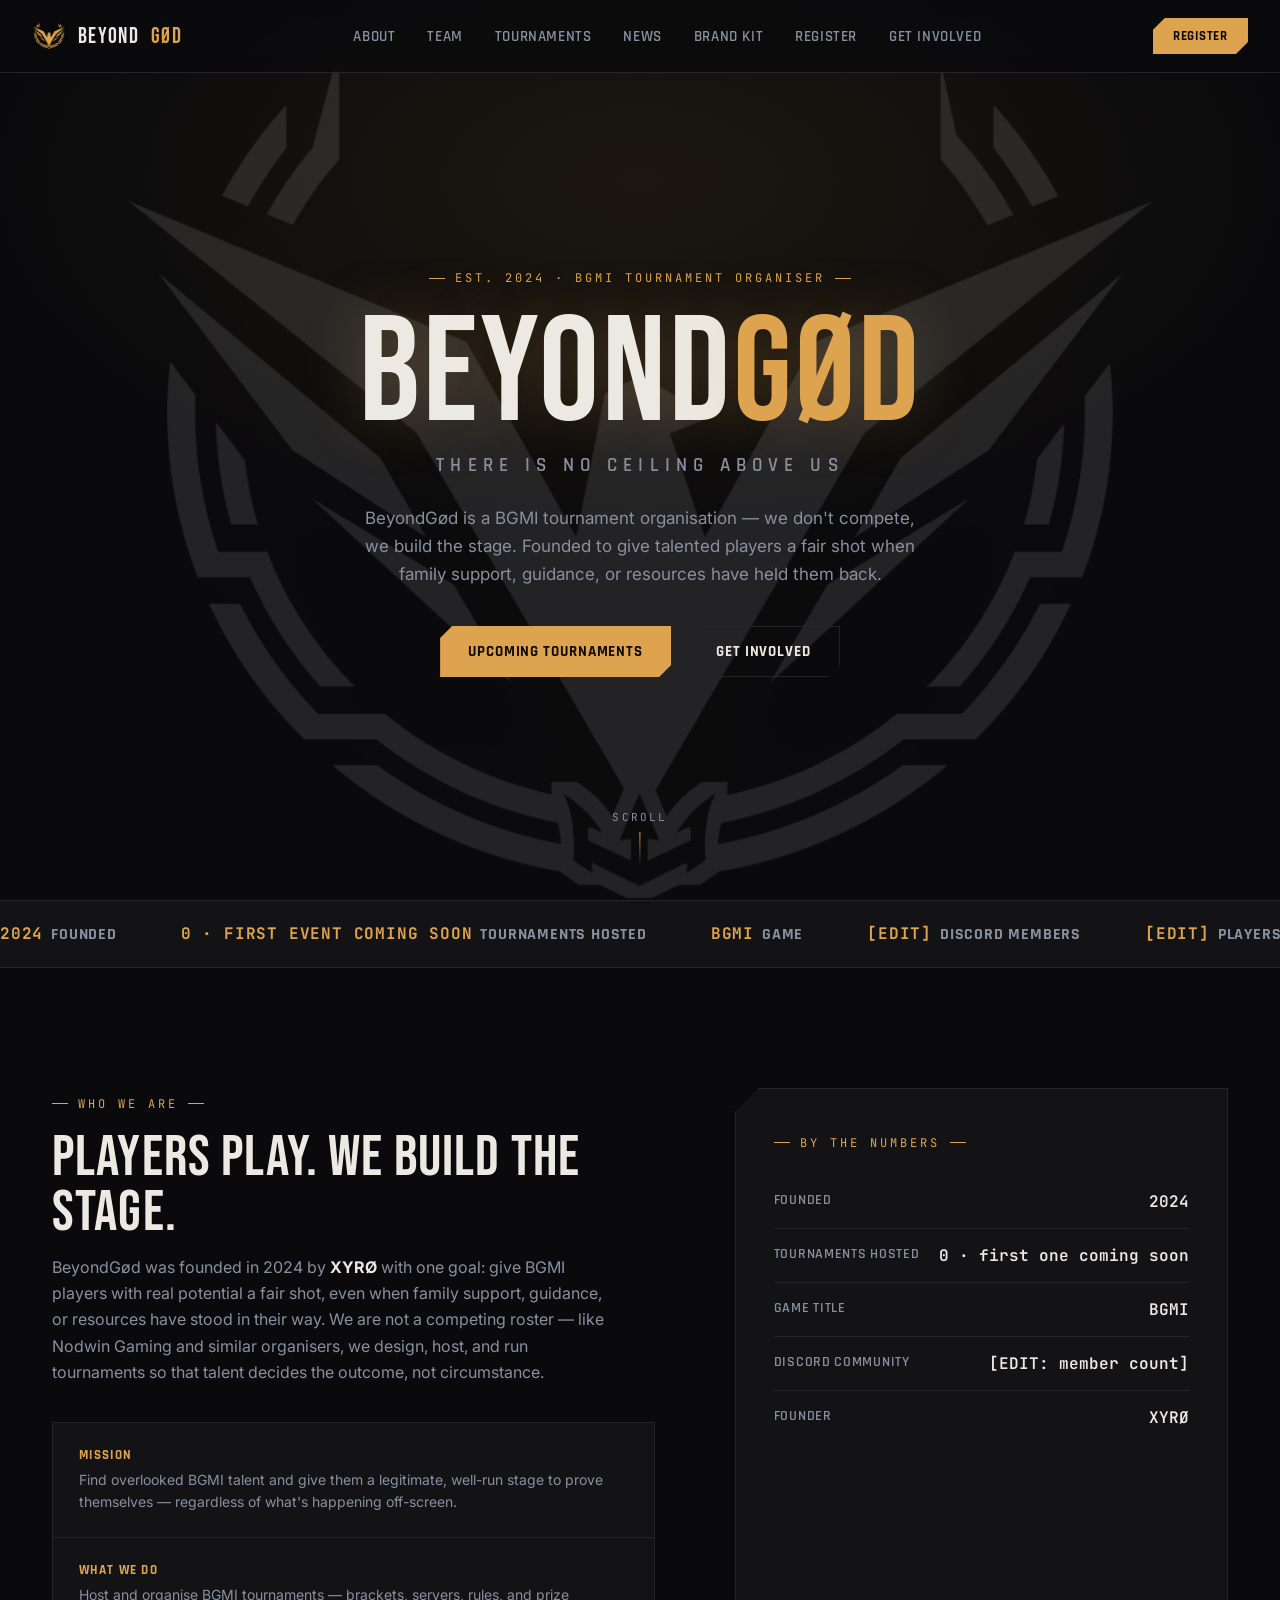
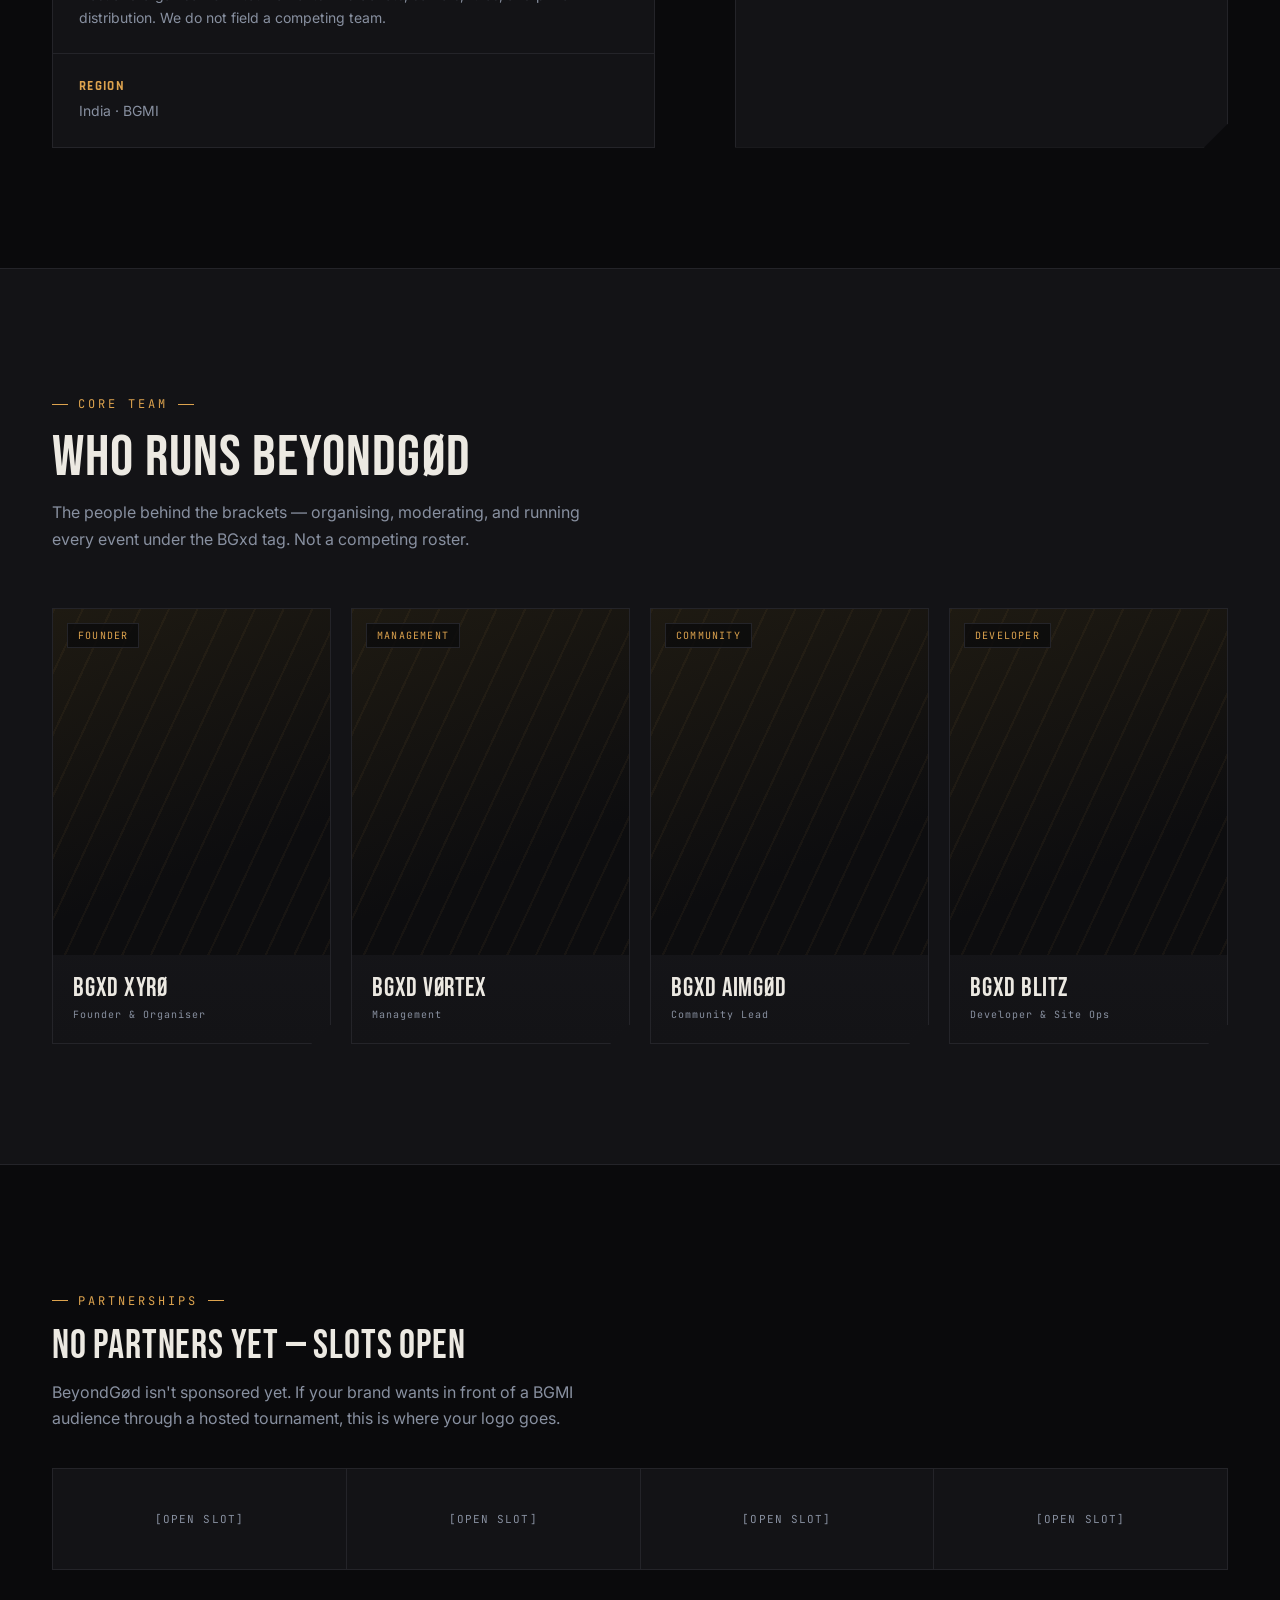
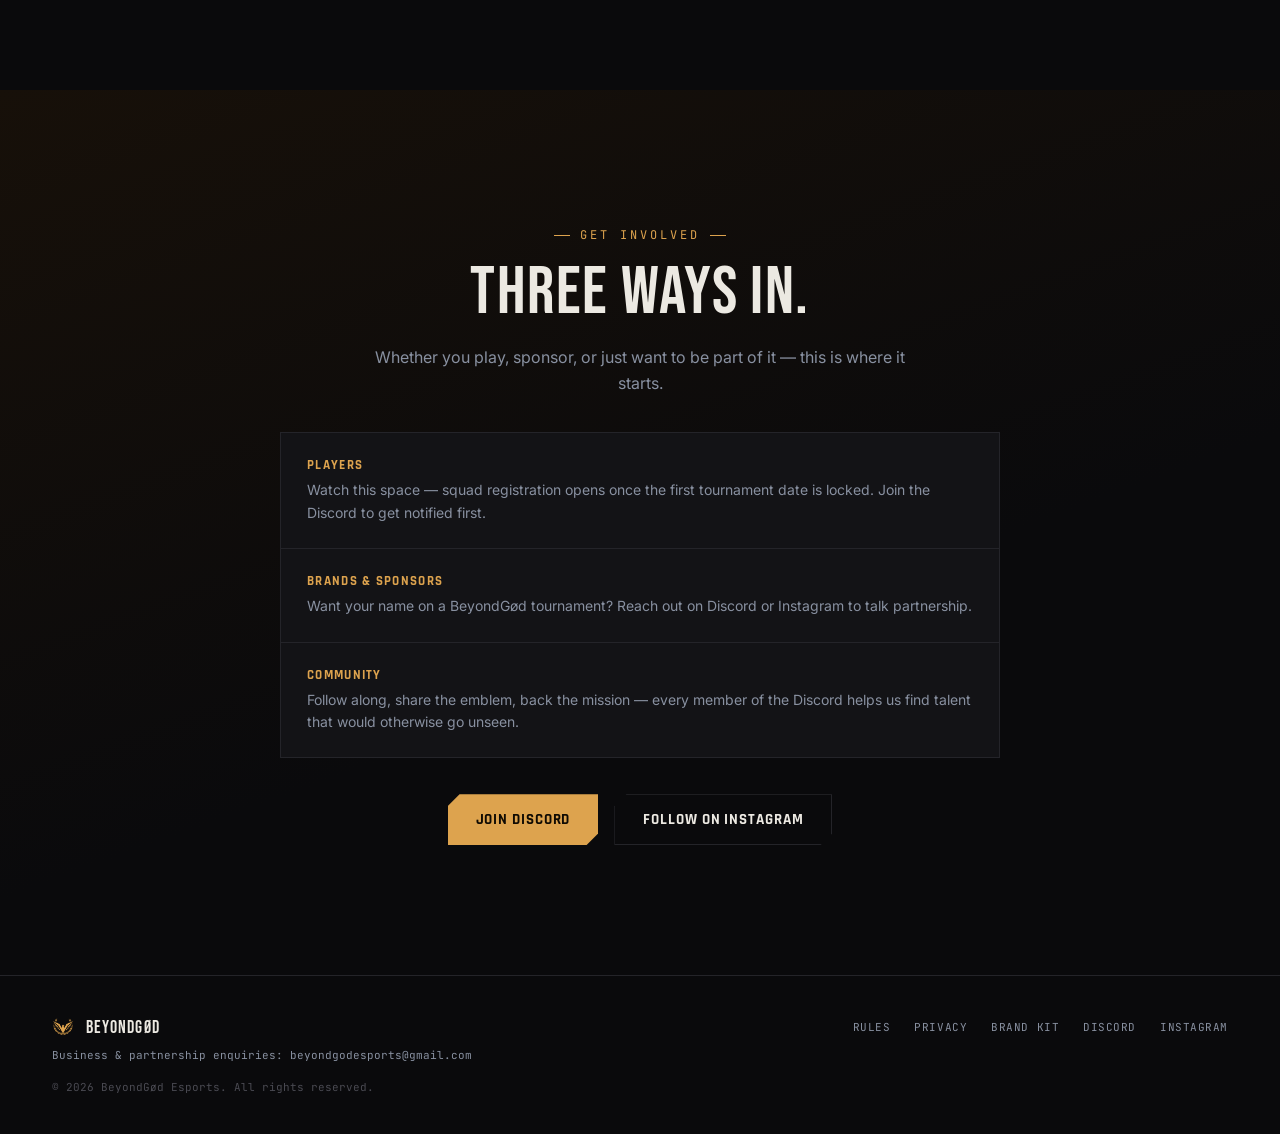
<file: index.html>
<!DOCTYPE html>
<html lang="en">
<head>
<meta charset="UTF-8">
<meta name="viewport" content="width=device-width, initial-scale=1.0">
<title>BeyondGød Esports — Official Site</title>
<meta name="description" content="BeyondGød is a BGMI tournament organisation. We don't compete, we build the stage — giving talented players a fair shot when family support, guidance, or resources have held them back.">

<meta property="og:type" content="website">
<meta property="og:site_name" content="BeyondGød Esports">
<meta property="og:title" content="BeyondGød Esports — There Is No Ceiling Above Us">
<meta property="og:description" content="A BGMI tournament organisation built to give overlooked talent a legitimate stage to compete on.">
<meta property="og:image" content="https://beyondgod-esports.vercel.app/assets/og-image.png">
<meta property="og:image:width" content="1200">
<meta property="og:image:height" content="630">
<meta property="og:url" content="https://beyondgod-esports.vercel.app/">

<meta name="twitter:card" content="summary_large_image">
<meta name="twitter:title" content="BeyondGød Esports — There Is No Ceiling Above Us">
<meta name="twitter:description" content="A BGMI tournament organisation built to give overlooked talent a legitimate stage to compete on.">
<meta name="twitter:image" content="https://beyondgod-esports.vercel.app/assets/og-image.png">

<link rel="icon" type="image/png" href="assets/favicon.png">
<link rel="preconnect" href="https://fonts.googleapis.com">
<link href="https://fonts.googleapis.com/css2?family=Bebas+Neue&family=Rajdhani:wght@500;600;700&family=Inter:wght@400;500;600;700&family=JetBrains+Mono:wght@400;600&display=swap" rel="stylesheet">
<link rel="stylesheet" href="assets/style.css">
</head>
<body>

<nav>
  <div class="brand"><img src="assets/logo-icon.png" alt="BeyondGød mark"> BEYOND<span style="color:var(--gold)">GØD</span></div>
  <div class="navlinks">
    <a href="#about">About</a>
    <a href="#team">Team</a>
    <a href="tournaments.html">Tournaments</a>
    <a href="news.html">News</a>
    <a href="brandkit.html">Brand Kit</a>
    <a href="register.html">Register</a>
    <a href="#join">Get Involved</a>
  </div>
  <div class="navcta"><a href="register.html" class="btn btn-gold" style="padding:10px 20px;font-size:13px;">Register</a></div>
  <button class="nav-toggle" id="navToggle" aria-label="Menu"><span></span><span></span><span></span></button>
</nav>

<div class="sidebar-overlay" id="sidebarOverlay"></div>
<aside class="sidebar" id="sidebar">
  <button class="sidebar-close" id="sidebarClose" aria-label="Close menu">&times;</button>
  <div class="sidebar-links">
    <a href="#about">About</a>
    <a href="#team">Team</a>
    <a href="tournaments.html">Tournaments</a>
    <a href="news.html">News</a>
    <a href="brandkit.html">Brand Kit</a>
    <a href="register.html">Register</a>
    <a href="#join">Get Involved</a>
  </div>
  <div class="sidebar-cta">
    <a href="https://discord.gg/T3pD7KSBwG" target="_blank" rel="noopener" class="btn btn-gold">Join Discord</a>
  </div>
</aside>

<section class="hero">
  <img src="assets/hero-watermark.png" class="hero-mark" alt="">
  <div class="hero-content">
    <div class="eyebrow">Est. 2024 · BGMI Tournament Organiser</div>
    <h1>BEYOND<span>GØD</span></h1>
    <div class="sub">There is no ceiling above us</div>
    <p class="lede">BeyondGød is a BGMI tournament organisation — we don't compete, we build the stage. Founded to give talented players a fair shot when family support, guidance, or resources have held them back.</p>
    <div class="hero-ctas">
      <a href="tournaments.html" class="btn btn-gold">Upcoming Tournaments</a>
      <a href="#join" class="btn btn-ghost">Get Involved</a>
    </div>
  </div>
  <div class="scroll-cue">SCROLL</div>
</section>

<div class="ticker-bar">
  <div class="ticker-track" id="tickerTrack"></div>
</div>

<section id="about">
  <div class="wrap about-grid">
    <div>
      <div class="eyebrow">Who We Are</div>
      <h2 class="h2">Players play. We build the stage.</h2>
      <p class="lede">BeyondGød was founded in 2024 by <b style="color:var(--bone)">XYRØ</b> with one goal: give BGMI players with real potential a fair shot, even when family support, guidance, or resources have stood in their way. We are not a competing roster — like Nodwin Gaming and similar organisers, we design, host, and run tournaments so that talent decides the outcome, not circumstance.</p>
      <div class="pillars">
        <div class="pillar"><b>Mission</b><p>Find overlooked BGMI talent and give them a legitimate, well-run stage to prove themselves — regardless of what's happening off-screen.</p></div>
        <div class="pillar"><b>What We Do</b><p>Host and organise BGMI tournaments — brackets, servers, rules, and prize distribution. We do not field a competing team.</p></div>
        <div class="pillar"><b>Region</b><p>India · BGMI</p></div>
      </div>
    </div>
    <div class="about-card">
      <div class="eyebrow" style="margin-bottom:24px;">By The Numbers</div>
      <div class="stat-row"><span>Founded</span><span>2024</span></div>
      <div class="stat-row"><span>Tournaments Hosted</span><span>0 · first one coming soon</span></div>
      <div class="stat-row"><span>Game Title</span><span>BGMI</span></div>
      <div class="stat-row"><span>Discord Community</span><span>[EDIT: member count]</span></div>
      <div class="stat-row"><span>Founder</span><span>XYRØ</span></div>
    </div>
  </div>
</section>

<section id="team" style="background:var(--panel);border-top:1px solid var(--line);border-bottom:1px solid var(--line);">
  <div class="wrap">
    <div class="section-head">
      <div>
        <div class="eyebrow">Core Team</div>
        <h2 class="h2">Who Runs BeyondGød</h2>
        <p class="lede">The people behind the brackets — organising, moderating, and running every event under the BGxd tag. Not a competing roster.</p>
      </div>
    </div>
    <div class="roster-grid">
      <div class="player-card"><div class="player-photo"><div class="role-tag">Founder</div></div><div class="player-info"><div class="ign">BGxd XYRØ<small>Founder & Organiser</small></div></div></div>
      <div class="player-card"><div class="player-photo"><div class="role-tag">Management</div></div><div class="player-info"><div class="ign">BGxd VØRTEX<small>Management</small></div></div></div>
      <div class="player-card"><div class="player-photo"><div class="role-tag">Community</div></div><div class="player-info"><div class="ign">BGxd AIMGØD<small>Community Lead</small></div></div></div>
      <div class="player-card"><div class="player-photo"><div class="role-tag">Developer</div></div><div class="player-info"><div class="ign">BGxd BLITZ<small>Developer & Site Ops</small></div></div></div>
    </div>
  </div>
</section>

<section id="sponsors">
  <div class="wrap">
    <div class="eyebrow">Partnerships</div>
    <h2 class="h2" style="font-size:clamp(28px,4vw,40px);">No Partners Yet — Slots Open</h2>
    <p class="lede">BeyondGød isn't sponsored yet. If your brand wants in front of a BGMI audience through a hosted tournament, this is where your logo goes.</p>
    <div class="sponsor-strip" style="margin-top:36px;">
      <div class="sponsor-slot">[Open Slot]</div>
      <div class="sponsor-slot">[Open Slot]</div>
      <div class="sponsor-slot">[Open Slot]</div>
      <div class="sponsor-slot">[Open Slot]</div>
    </div>
  </div>
</section>

<section id="join" class="join">
  <div class="wrap" style="max-width:820px;">
    <div class="eyebrow" style="justify-content:center;">Get Involved</div>
    <h2>Three ways in.</h2>
    <p class="lede">Whether you play, sponsor, or just want to be part of it — this is where it starts.</p>
    <div class="pillars" style="max-width:720px;margin:36px auto 0;text-align:left;">
      <div class="pillar"><b>Players</b><p>Watch this space — squad registration opens once the first tournament date is locked. Join the Discord to get notified first.</p></div>
      <div class="pillar"><b>Brands & Sponsors</b><p>Want your name on a BeyondGød tournament? Reach out on Discord or Instagram to talk partnership.</p></div>
      <div class="pillar"><b>Community</b><p>Follow along, share the emblem, back the mission — every member of the Discord helps us find talent that would otherwise go unseen.</p></div>
    </div>
    <div class="hero-ctas" style="margin-top:36px;">
      <a href="https://discord.gg/T3pD7KSBwG" target="_blank" rel="noopener" class="btn btn-gold">Join Discord</a>
      <a href="https://www.instagram.com/beyondgod.in/" target="_blank" rel="noopener" class="btn btn-ghost">Follow on Instagram</a>
    </div>
  </div>
</section>

<footer>
  <div class="wrap foot-row">
    <div class="brand"><img src="assets/logo-icon.png" style="width:22px;height:22px;" alt=""> BEYONDGØD</div>
    <div class="foot-links">
      <a href="rules.html">Rules</a>
      <a href="privacy.html">Privacy</a>
      <a href="brandkit.html">Brand Kit</a>
      <a href="https://discord.gg/T3pD7KSBwG" target="_blank" rel="noopener">Discord</a>
      <a href="https://www.instagram.com/beyondgod.in/" target="_blank" rel="noopener">Instagram</a>
    </div>
  </div>
  <div class="wrap"><div class="foot-contact">Business & partnership enquiries: <a href="mailto:beyondgodesports@gmail.com">beyondgodesports@gmail.com</a></div></div>
  <div class="wrap"><div class="foot-note">© 2026 BeyondGød Esports. All rights reserved.</div></div>
</footer>

<script>
  const stats = [
    "FOUNDED: 2024","TOURNAMENTS HOSTED: 0 · FIRST EVENT COMING SOON","GAME: BGMI",
    "DISCORD MEMBERS: [EDIT]","PLAYERS SUPPORTED: [EDIT]","REGION: INDIA"
  ];
  const track = document.getElementById('tickerTrack');
  const build = () => stats.map(s=>{
    const parts = s.split(': ');
    return `<span><b>${parts[1]}</b>${parts[0]}</span>`;
  }).join('');
  track.innerHTML = build() + build();
</script>

<script src="assets/nav.js"></script>

</body>
</html>
</file>
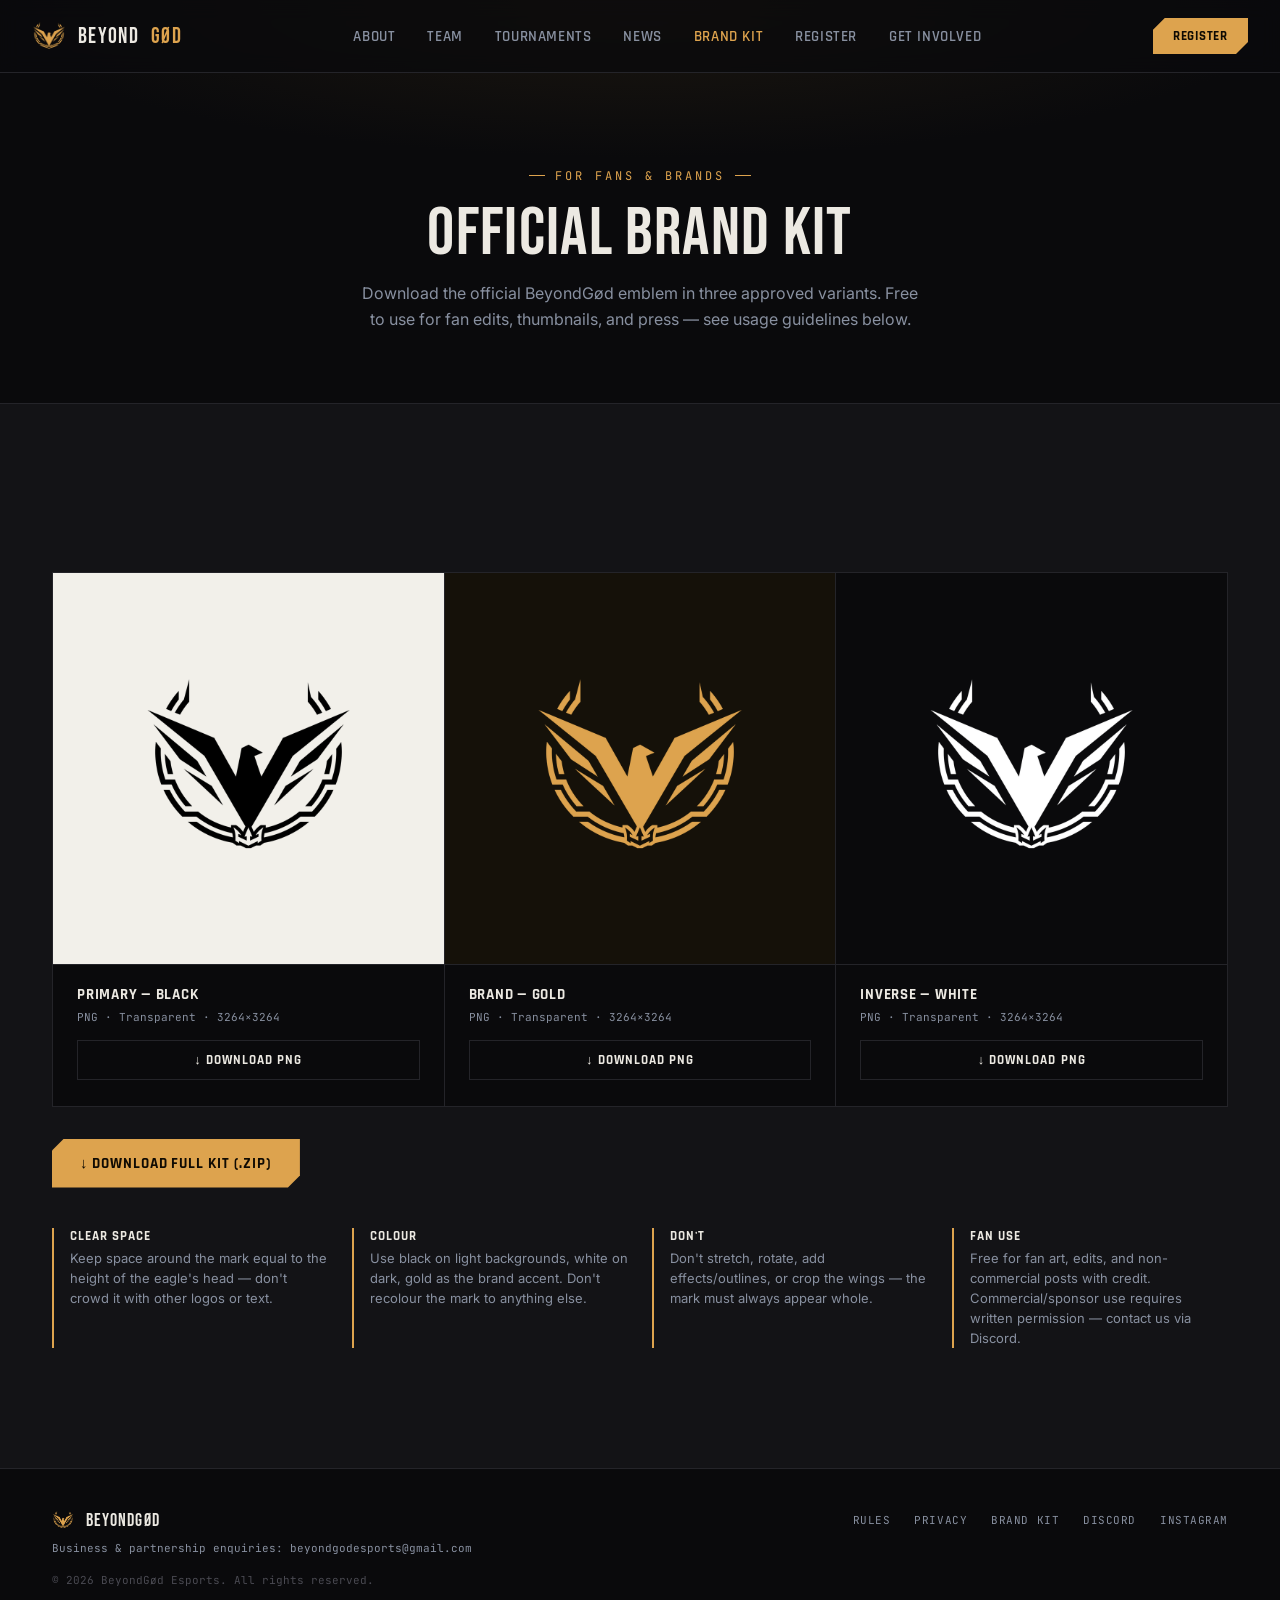
<file: brandkit.html>
<!DOCTYPE html>
<html lang="en">
<head>
<meta charset="UTF-8">
<meta name="viewport" content="width=device-width, initial-scale=1.0">
<title>Brand Kit — BeyondGød Esports</title>
<meta name="description" content="Download the official BeyondGød emblem — black, gold, and white variants — free for fan use.">

<meta property="og:type" content="website">
<meta property="og:site_name" content="BeyondGød Esports">
<meta property="og:title" content="Brand Kit — BeyondGød Esports">
<meta property="og:description" content="Download the official BeyondGød emblem — black, gold, and white variants.">
<meta property="og:image" content="https://beyondgod-esports.vercel.app/assets/og-image.png">
<meta property="og:url" content="https://beyondgod-esports.vercel.app/brandkit.html">

<meta name="twitter:card" content="summary_large_image">
<meta name="twitter:title" content="Brand Kit — BeyondGød Esports">
<meta name="twitter:image" content="https://beyondgod-esports.vercel.app/assets/og-image.png">

<link rel="icon" type="image/png" href="assets/favicon.png">
<link rel="preconnect" href="https://fonts.googleapis.com">
<link href="https://fonts.googleapis.com/css2?family=Bebas+Neue&family=Rajdhani:wght@500;600;700&family=Inter:wght@400;500;600;700&family=JetBrains+Mono:wght@400;600&display=swap" rel="stylesheet">
<link rel="stylesheet" href="assets/style.css">
</head>
<body>

<nav>
  <div class="brand"><img src="assets/logo-icon.png" alt="BeyondGød mark"> BEYOND<span style="color:var(--gold)">GØD</span></div>
  <div class="navlinks">
    <a href="index.html#about">About</a>
    <a href="index.html#team">Team</a>
    <a href="tournaments.html">Tournaments</a>
    <a href="news.html">News</a>
    <a href="brandkit.html" class="active">Brand Kit</a>
    <a href="register.html">Register</a>
    <a href="index.html#join">Get Involved</a>
  </div>
  <div class="navcta"><a href="register.html" class="btn btn-gold" style="padding:10px 20px;font-size:13px;">Register</a></div>
  <button class="nav-toggle" id="navToggle" aria-label="Menu"><span></span><span></span><span></span></button>
</nav>

<div class="sidebar-overlay" id="sidebarOverlay"></div>
<aside class="sidebar" id="sidebar">
  <button class="sidebar-close" id="sidebarClose" aria-label="Close menu">&times;</button>
  <div class="sidebar-links">
    <a href="index.html#about">About</a>
    <a href="index.html#team">Team</a>
    <a href="tournaments.html">Tournaments</a>
    <a href="news.html">News</a>
    <a href="brandkit.html" class="active">Brand Kit</a>
    <a href="register.html">Register</a>
    <a href="index.html#join">Get Involved</a>
  </div>
  <div class="sidebar-cta">
    <a href="https://discord.gg/T3pD7KSBwG" target="_blank" rel="noopener" class="btn btn-gold">Join Discord</a>
  </div>
</aside>

<div class="page-header">
  <div class="wrap">
    <div class="eyebrow">For Fans & Brands</div>
    <h1 class="h2" style="font-size:clamp(40px,7vw,68px);">Official Brand Kit</h1>
    <p class="lede">Download the official BeyondGød emblem in three approved variants. Free to use for fan edits, thumbnails, and press — see usage guidelines below.</p>
  </div>
</div>

<section class="brandkit-page">
  <div class="wrap">
    <div class="kit-grid">
      <div class="kit-card">
        <div class="kit-preview bg-light"><img src="assets/logo-black-preview.png" alt="BeyondGød logo — black, for light backgrounds"></div>
        <div class="kit-meta">
          <div class="name">Primary — Black</div>
          <div class="fmt">PNG · Transparent · 3264×3264</div>
          <a class="kit-dl" href="assets/logo-black.png" download="BeyondGod-Logo-Black.png">↓ Download PNG</a>
        </div>
      </div>
      <div class="kit-card">
        <div class="kit-preview bg-gold"><img src="assets/logo-gold-preview.png" alt="BeyondGød logo — gold, brand accent"></div>
        <div class="kit-meta">
          <div class="name">Brand — Gold</div>
          <div class="fmt">PNG · Transparent · 3264×3264</div>
          <a class="kit-dl" href="assets/logo-gold.png" download="BeyondGod-Logo-Gold.png">↓ Download PNG</a>
        </div>
      </div>
      <div class="kit-card">
        <div class="kit-preview bg-dark"><img src="assets/logo-white-preview.png" alt="BeyondGød logo — white, for dark backgrounds"></div>
        <div class="kit-meta">
          <div class="name">Inverse — White</div>
          <div class="fmt">PNG · Transparent · 3264×3264</div>
          <a class="kit-dl" href="assets/logo-white.png" download="BeyondGod-Logo-White.png">↓ Download PNG</a>
        </div>
      </div>
    </div>

    <div class="dl-all"><a href="assets/BeyondGod-BrandKit.zip" download class="btn btn-gold">↓ Download Full Kit (.zip)</a></div>

    <div class="kit-guidelines">
      <div class="g-item"><b>Clear Space</b><p>Keep space around the mark equal to the height of the eagle's head — don't crowd it with other logos or text.</p></div>
      <div class="g-item"><b>Colour</b><p>Use black on light backgrounds, white on dark, gold as the brand accent. Don't recolour the mark to anything else.</p></div>
      <div class="g-item"><b>Don't</b><p>Don't stretch, rotate, add effects/outlines, or crop the wings — the mark must always appear whole.</p></div>
      <div class="g-item"><b>Fan Use</b><p>Free for fan art, edits, and non-commercial posts with credit. Commercial/sponsor use requires written permission — contact us via Discord.</p></div>
    </div>
  </div>
</section>

<footer>
  <div class="wrap foot-row">
    <div class="brand"><img src="assets/logo-icon.png" style="width:22px;height:22px;" alt=""> BEYONDGØD</div>
    <div class="foot-links">
      <a href="rules.html">Rules</a>
      <a href="privacy.html">Privacy</a>
      <a href="brandkit.html">Brand Kit</a>
      <a href="https://discord.gg/T3pD7KSBwG" target="_blank" rel="noopener">Discord</a>
      <a href="https://www.instagram.com/beyondgod.in/" target="_blank" rel="noopener">Instagram</a>
    </div>
  </div>
  <div class="wrap"><div class="foot-contact">Business & partnership enquiries: <a href="mailto:beyondgodesports@gmail.com">beyondgodesports@gmail.com</a></div></div>
  <div class="wrap"><div class="foot-note">© 2026 BeyondGød Esports. All rights reserved.</div></div>
</footer>

<script src="assets/nav.js"></script>

</body>
</html>
</file>
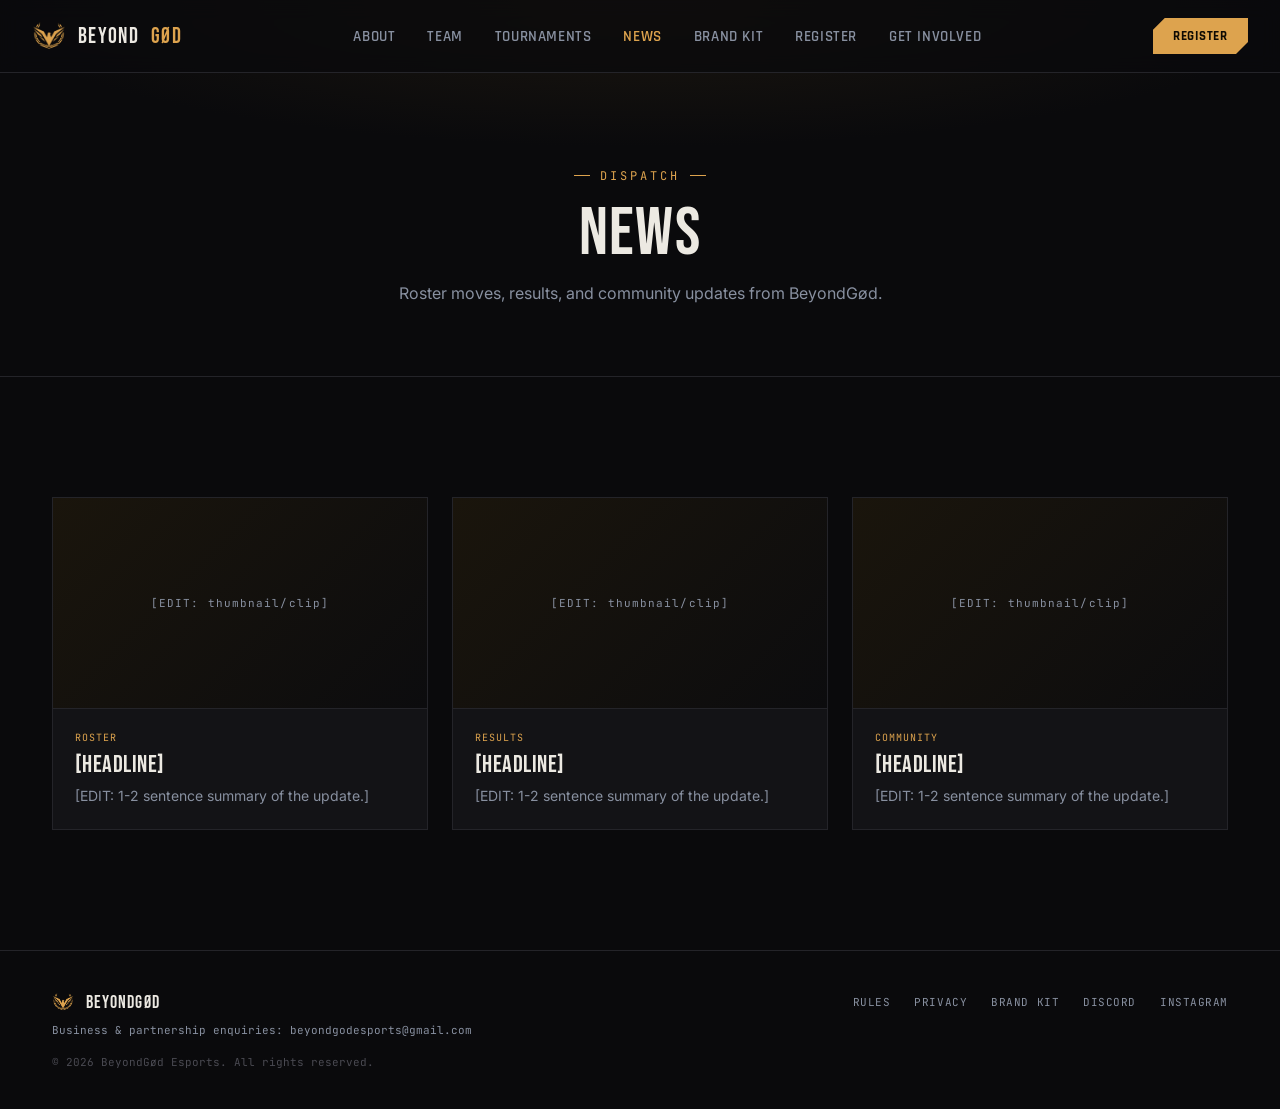
<file: news.html>
<!DOCTYPE html>
<html lang="en">
<head>
<meta charset="UTF-8">
<meta name="viewport" content="width=device-width, initial-scale=1.0">
<title>News — BeyondGød Esports</title>
<meta name="description" content="Latest updates from BeyondGød Esports.">

<meta property="og:type" content="website">
<meta property="og:site_name" content="BeyondGød Esports">
<meta property="og:title" content="News — BeyondGød Esports">
<meta property="og:description" content="Latest updates from BeyondGød Esports.">
<meta property="og:image" content="https://beyondgod-esports.vercel.app/assets/og-image.png">
<meta property="og:url" content="https://beyondgod-esports.vercel.app/news.html">

<meta name="twitter:card" content="summary_large_image">
<meta name="twitter:title" content="News — BeyondGød Esports">
<meta name="twitter:image" content="https://beyondgod-esports.vercel.app/assets/og-image.png">

<link rel="icon" type="image/png" href="assets/favicon.png">
<link rel="preconnect" href="https://fonts.googleapis.com">
<link href="https://fonts.googleapis.com/css2?family=Bebas+Neue&family=Rajdhani:wght@500;600;700&family=Inter:wght@400;500;600;700&family=JetBrains+Mono:wght@400;600&display=swap" rel="stylesheet">
<link rel="stylesheet" href="assets/style.css">
</head>
<body>

<nav>
  <div class="brand"><img src="assets/logo-icon.png" alt="BeyondGød mark"> BEYOND<span style="color:var(--gold)">GØD</span></div>
  <div class="navlinks">
    <a href="index.html#about">About</a>
    <a href="index.html#team">Team</a>
    <a href="tournaments.html">Tournaments</a>
    <a href="news.html" class="active">News</a>
    <a href="brandkit.html">Brand Kit</a>
    <a href="register.html">Register</a>
    <a href="index.html#join">Get Involved</a>
  </div>
  <div class="navcta"><a href="register.html" class="btn btn-gold" style="padding:10px 20px;font-size:13px;">Register</a></div>
  <button class="nav-toggle" id="navToggle" aria-label="Menu"><span></span><span></span><span></span></button>
</nav>

<div class="sidebar-overlay" id="sidebarOverlay"></div>
<aside class="sidebar" id="sidebar">
  <button class="sidebar-close" id="sidebarClose" aria-label="Close menu">&times;</button>
  <div class="sidebar-links">
    <a href="index.html#about">About</a>
    <a href="index.html#team">Team</a>
    <a href="tournaments.html">Tournaments</a>
    <a href="news.html" class="active">News</a>
    <a href="brandkit.html">Brand Kit</a>
    <a href="register.html">Register</a>
    <a href="index.html#join">Get Involved</a>
  </div>
  <div class="sidebar-cta">
    <a href="https://discord.gg/T3pD7KSBwG" target="_blank" rel="noopener" class="btn btn-gold">Join Discord</a>
  </div>
</aside>

<div class="page-header">
  <div class="wrap">
    <div class="eyebrow">Dispatch</div>
    <h1 class="h2" style="font-size:clamp(40px,7vw,68px);">News</h1>
    <p class="lede">Roster moves, results, and community updates from BeyondGød.</p>
  </div>
</div>

<section>
  <div class="wrap">
    <div class="news-grid">
      <div class="news-card"><div class="news-thumb"><span>[EDIT: thumbnail/clip]</span></div><div class="news-body"><div class="news-tag">Roster</div><h3>[Headline]</h3><p>[EDIT: 1-2 sentence summary of the update.]</p></div></div>
      <div class="news-card"><div class="news-thumb"><span>[EDIT: thumbnail/clip]</span></div><div class="news-body"><div class="news-tag">Results</div><h3>[Headline]</h3><p>[EDIT: 1-2 sentence summary of the update.]</p></div></div>
      <div class="news-card"><div class="news-thumb"><span>[EDIT: thumbnail/clip]</span></div><div class="news-body"><div class="news-tag">Community</div><h3>[Headline]</h3><p>[EDIT: 1-2 sentence summary of the update.]</p></div></div>
    </div>
  </div>
</section>

<footer>
  <div class="wrap foot-row">
    <div class="brand"><img src="assets/logo-icon.png" style="width:22px;height:22px;" alt=""> BEYONDGØD</div>
    <div class="foot-links">
      <a href="rules.html">Rules</a>
      <a href="privacy.html">Privacy</a>
      <a href="brandkit.html">Brand Kit</a>
      <a href="https://discord.gg/T3pD7KSBwG" target="_blank" rel="noopener">Discord</a>
      <a href="https://www.instagram.com/beyondgod.in/" target="_blank" rel="noopener">Instagram</a>
    </div>
  </div>
  <div class="wrap"><div class="foot-contact">Business & partnership enquiries: <a href="mailto:beyondgodesports@gmail.com">beyondgodesports@gmail.com</a></div></div>
  <div class="wrap"><div class="foot-note">© 2026 BeyondGød Esports. All rights reserved.</div></div>
</footer>

<script src="assets/nav.js"></script>

</body>
</html>
</file>
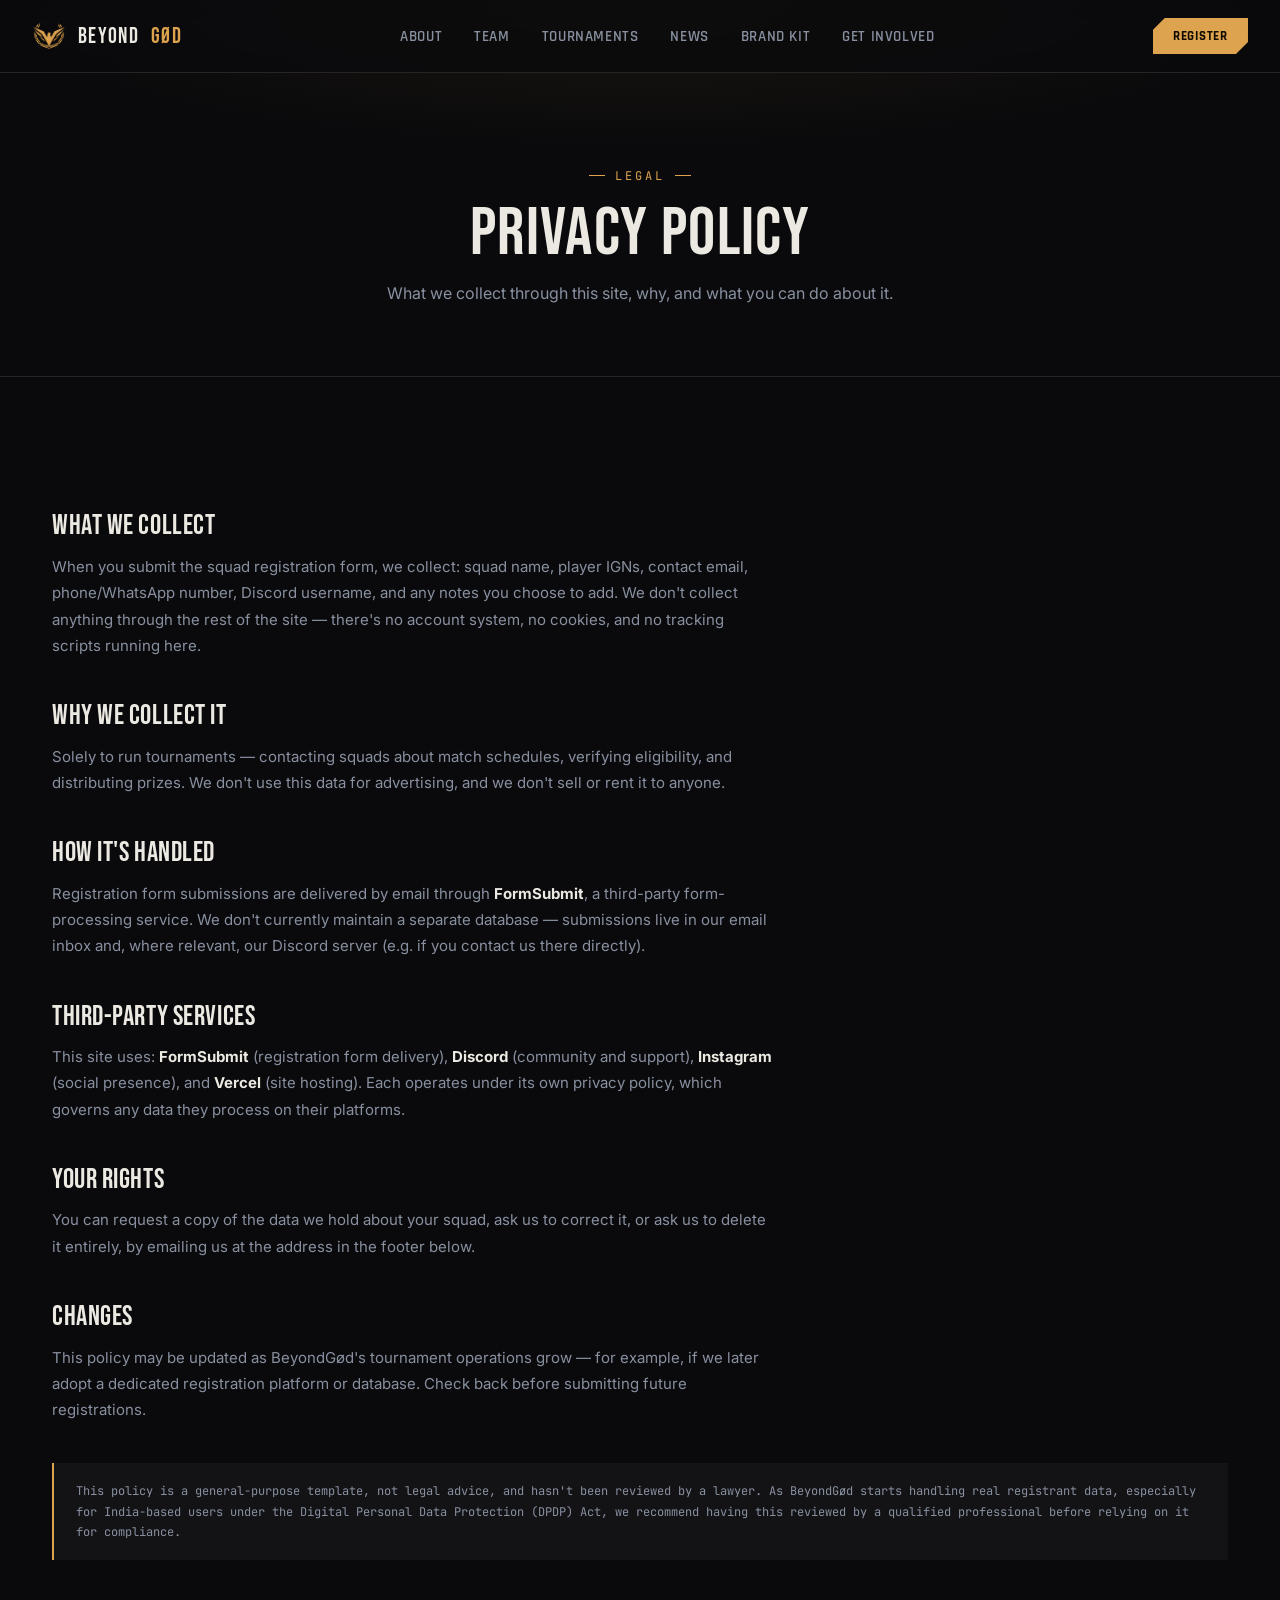
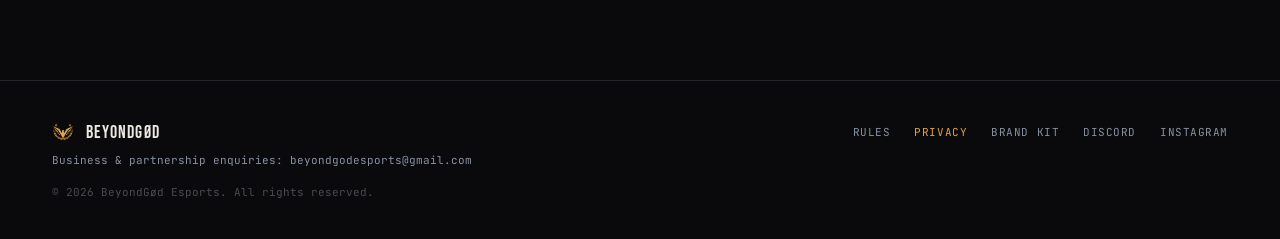
<file: privacy.html>
<!DOCTYPE html>
<html lang="en">
<head>
<meta charset="UTF-8">
<meta name="viewport" content="width=device-width, initial-scale=1.0">
<title>Privacy Policy — BeyondGød Esports</title>
<meta name="description" content="How BeyondGød Esports collects and handles data submitted through this site.">

<meta property="og:type" content="website">
<meta property="og:site_name" content="BeyondGød Esports">
<meta property="og:title" content="Privacy Policy — BeyondGød Esports">
<meta property="og:image" content="https://beyondgod-esports.vercel.app/assets/og-image.png">
<meta property="og:url" content="https://beyondgod-esports.vercel.app/privacy.html">
<meta name="twitter:card" content="summary_large_image">
<meta name="twitter:image" content="https://beyondgod-esports.vercel.app/assets/og-image.png">

<link rel="icon" type="image/png" href="assets/favicon.png">
<link rel="preconnect" href="https://fonts.googleapis.com">
<link href="https://fonts.googleapis.com/css2?family=Bebas+Neue&family=Rajdhani:wght@500;600;700&family=Inter:wght@400;500;600;700&family=JetBrains+Mono:wght@400;600&display=swap" rel="stylesheet">
<link rel="stylesheet" href="assets/style.css">
</head>
<body>

<nav>
  <div class="brand"><img src="assets/logo-icon.png" alt="BeyondGød mark"> BEYOND<span style="color:var(--gold)">GØD</span></div>
  <div class="navlinks">
    <a href="index.html#about">About</a>
    <a href="index.html#team">Team</a>
    <a href="tournaments.html">Tournaments</a>
    <a href="news.html">News</a>
    <a href="brandkit.html">Brand Kit</a>
    <a href="index.html#join">Get Involved</a>
  </div>
  <div class="navcta"><a href="register.html" class="btn btn-gold" style="padding:10px 20px;font-size:13px;">Register</a></div>
  <button class="nav-toggle" id="navToggle" aria-label="Menu"><span></span><span></span><span></span></button>
</nav>

<div class="sidebar-overlay" id="sidebarOverlay"></div>
<aside class="sidebar" id="sidebar">
  <button class="sidebar-close" id="sidebarClose" aria-label="Close menu">&times;</button>
  <div class="sidebar-links">
    <a href="index.html#about">About</a>
    <a href="index.html#team">Team</a>
    <a href="tournaments.html">Tournaments</a>
    <a href="news.html">News</a>
    <a href="brandkit.html">Brand Kit</a>
    <a href="register.html">Register</a>
    <a href="index.html#join">Get Involved</a>
  </div>
  <div class="sidebar-cta">
    <a href="https://discord.gg/T3pD7KSBwG" target="_blank" rel="noopener" class="btn btn-gold">Join Discord</a>
  </div>
</aside>

<div class="page-header">
  <div class="wrap">
    <div class="eyebrow">Legal</div>
    <h1 class="h2" style="font-size:clamp(40px,7vw,68px);">Privacy Policy</h1>
    <p class="lede">What we collect through this site, why, and what you can do about it.</p>
  </div>
</div>

<section>
  <div class="wrap">
    <div class="prose">
      <h2>What We Collect</h2>
      <p>When you submit the squad registration form, we collect: squad name, player IGNs, contact email, phone/WhatsApp number, Discord username, and any notes you choose to add. We don't collect anything through the rest of the site — there's no account system, no cookies, and no tracking scripts running here.</p>

      <h2>Why We Collect It</h2>
      <p>Solely to run tournaments — contacting squads about match schedules, verifying eligibility, and distributing prizes. We don't use this data for advertising, and we don't sell or rent it to anyone.</p>

      <h2>How It's Handled</h2>
      <p>Registration form submissions are delivered by email through <strong>FormSubmit</strong>, a third-party form-processing service. We don't currently maintain a separate database — submissions live in our email inbox and, where relevant, our Discord server (e.g. if you contact us there directly).</p>

      <h2>Third-Party Services</h2>
      <p>This site uses: <strong>FormSubmit</strong> (registration form delivery), <strong>Discord</strong> (community and support), <strong>Instagram</strong> (social presence), and <strong>Vercel</strong> (site hosting). Each operates under its own privacy policy, which governs any data they process on their platforms.</p>

      <h2>Your Rights</h2>
      <p>You can request a copy of the data we hold about your squad, ask us to correct it, or ask us to delete it entirely, by emailing us at the address in the footer below.</p>

      <h2>Changes</h2>
      <p>This policy may be updated as BeyondGød's tournament operations grow — for example, if we later adopt a dedicated registration platform or database. Check back before submitting future registrations.</p>
    </div>

    <div class="disclaimer-box">
      This policy is a general-purpose template, not legal advice, and hasn't been reviewed by a lawyer. As BeyondGød starts handling real registrant data, especially for India-based users under the Digital Personal Data Protection (DPDP) Act, we recommend having this reviewed by a qualified professional before relying on it for compliance.
    </div>
  </div>
</section>

<footer>
  <div class="wrap foot-row">
    <div class="brand"><img src="assets/logo-icon.png" style="width:22px;height:22px;" alt=""> BEYONDGØD</div>
    <div class="foot-links">
      <a href="rules.html">Rules</a>
      <a href="privacy.html" class="active" style="color:var(--gold);">Privacy</a>
      <a href="brandkit.html">Brand Kit</a>
      <a href="https://discord.gg/T3pD7KSBwG" target="_blank" rel="noopener">Discord</a>
      <a href="https://www.instagram.com/beyondgod.in/" target="_blank" rel="noopener">Instagram</a>
    </div>
  </div>
  <div class="wrap">
    <div class="foot-contact">Business & partnership enquiries: <a href="mailto:beyondgodesports@gmail.com">beyondgodesports@gmail.com</a></div>
    <div class="foot-note">© 2026 BeyondGød Esports. All rights reserved.</div>
  </div>
</footer>

<script src="assets/nav.js"></script>

</body>
</html>
</file>
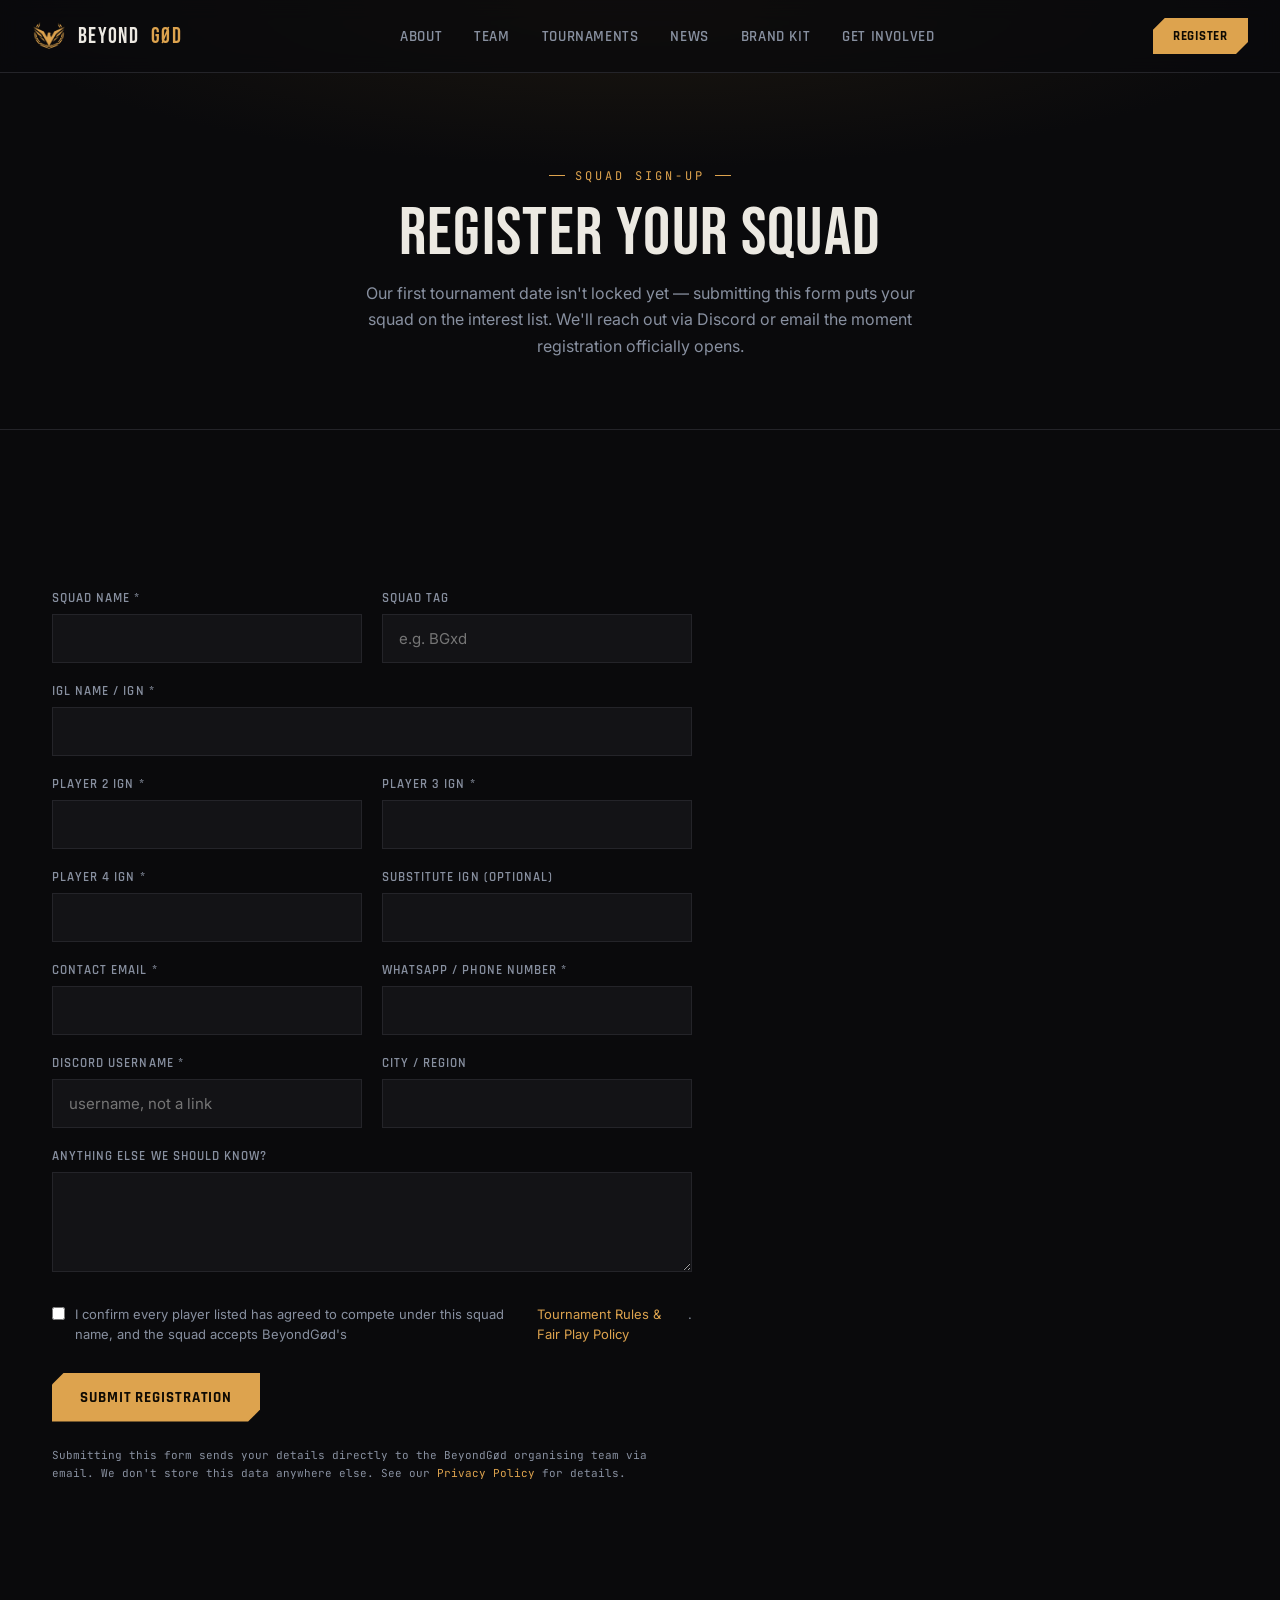
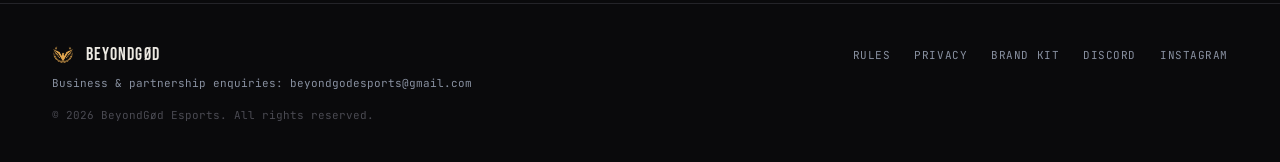
<file: register.html>
<!DOCTYPE html>
<html lang="en">
<head>
<meta charset="UTF-8">
<meta name="viewport" content="width=device-width, initial-scale=1.0">
<title>Register Your Squad — BeyondGød Esports</title>
<meta name="description" content="Register your BGMI squad's interest for the next BeyondGød tournament.">

<meta property="og:type" content="website">
<meta property="og:site_name" content="BeyondGød Esports">
<meta property="og:title" content="Register Your Squad — BeyondGød Esports">
<meta property="og:description" content="Register your BGMI squad's interest for the next BeyondGød tournament.">
<meta property="og:image" content="https://beyondgod-esports.vercel.app/assets/og-image.png">
<meta property="og:url" content="https://beyondgod-esports.vercel.app/register.html">

<meta name="twitter:card" content="summary_large_image">
<meta name="twitter:title" content="Register Your Squad — BeyondGød Esports">
<meta name="twitter:image" content="https://beyondgod-esports.vercel.app/assets/og-image.png">

<link rel="icon" type="image/png" href="assets/favicon.png">
<link rel="preconnect" href="https://fonts.googleapis.com">
<link href="https://fonts.googleapis.com/css2?family=Bebas+Neue&family=Rajdhani:wght@500;600;700&family=Inter:wght@400;500;600;700&family=JetBrains+Mono:wght@400;600&display=swap" rel="stylesheet">
<link rel="stylesheet" href="assets/style.css">
</head>
<body>

<nav>
  <div class="brand"><img src="assets/logo-icon.png" alt="BeyondGød mark"> BEYOND<span style="color:var(--gold)">GØD</span></div>
  <div class="navlinks">
    <a href="index.html#about">About</a>
    <a href="index.html#team">Team</a>
    <a href="tournaments.html">Tournaments</a>
    <a href="news.html">News</a>
    <a href="brandkit.html">Brand Kit</a>
    <a href="index.html#join">Get Involved</a>
  </div>
  <div class="navcta"><a href="register.html" class="btn btn-gold" style="padding:10px 20px;font-size:13px;">Register</a></div>
  <button class="nav-toggle" id="navToggle" aria-label="Menu"><span></span><span></span><span></span></button>
</nav>

<div class="sidebar-overlay" id="sidebarOverlay"></div>
<aside class="sidebar" id="sidebar">
  <button class="sidebar-close" id="sidebarClose" aria-label="Close menu">&times;</button>
  <div class="sidebar-links">
    <a href="index.html#about">About</a>
    <a href="index.html#team">Team</a>
    <a href="tournaments.html">Tournaments</a>
    <a href="news.html">News</a>
    <a href="brandkit.html">Brand Kit</a>
    <a href="register.html" class="active">Register</a>
    <a href="index.html#join">Get Involved</a>
  </div>
  <div class="sidebar-cta">
    <a href="https://discord.gg/T3pD7KSBwG" target="_blank" rel="noopener" class="btn btn-gold">Join Discord</a>
  </div>
</aside>

<div class="page-header">
  <div class="wrap">
    <div class="eyebrow">Squad Sign-Up</div>
    <h1 class="h2" style="font-size:clamp(40px,7vw,68px);">Register Your Squad</h1>
    <p class="lede">Our first tournament date isn't locked yet — submitting this form puts your squad on the interest list. We'll reach out via Discord or email the moment registration officially opens.</p>
  </div>
</div>

<section>
  <div class="wrap">
    <!--
      EDIT BEFORE THIS FORM GOES LIVE:
      Replace YOUR-EMAIL-HERE below with your real inbox. This form uses FormSubmit.co,
      a free service with no signup required — it emails you every submission.
      The FIRST submission after you set this up will trigger a confirmation email
      to that inbox; you must click the link inside it once, or future submissions won't arrive.
    -->
    <form action="https://formsubmit.co/beyondgodesports@gmail.com" method="POST" class="form-wrap">
      <input type="hidden" name="_subject" value="New BeyondGød Squad Registration">
      <input type="hidden" name="_captcha" value="false">
      <input type="hidden" name="_template" value="table">

      <div class="form-row-2">
        <div class="field">
          <label for="squadName">Squad Name *</label>
          <input type="text" id="squadName" name="Squad Name" required>
        </div>
        <div class="field">
          <label for="squadTag">Squad Tag</label>
          <input type="text" id="squadTag" name="Squad Tag" placeholder="e.g. BGxd">
        </div>
      </div>

      <div class="field">
        <label for="iglIgn">IGL Name / IGN *</label>
        <input type="text" id="iglIgn" name="IGL IGN" required>
      </div>

      <div class="form-row-2">
        <div class="field">
          <label for="p2">Player 2 IGN *</label>
          <input type="text" id="p2" name="Player 2 IGN" required>
        </div>
        <div class="field">
          <label for="p3">Player 3 IGN *</label>
          <input type="text" id="p3" name="Player 3 IGN" required>
        </div>
      </div>
      <div class="form-row-2">
        <div class="field">
          <label for="p4">Player 4 IGN *</label>
          <input type="text" id="p4" name="Player 4 IGN" required>
        </div>
        <div class="field">
          <label for="p5">Substitute IGN (optional)</label>
          <input type="text" id="p5" name="Substitute IGN">
        </div>
      </div>

      <div class="form-row-2">
        <div class="field">
          <label for="email">Contact Email *</label>
          <input type="email" id="email" name="Contact Email" required>
        </div>
        <div class="field">
          <label for="phone">WhatsApp / Phone Number *</label>
          <input type="tel" id="phone" name="Phone Number" required>
        </div>
      </div>

      <div class="form-row-2">
        <div class="field">
          <label for="discord">Discord Username *</label>
          <input type="text" id="discord" name="Discord Username" placeholder="username, not a link" required>
        </div>
        <div class="field">
          <label for="region">City / Region</label>
          <input type="text" id="region" name="Region">
        </div>
      </div>

      <div class="field">
        <label for="notes">Anything else we should know?</label>
        <textarea id="notes" name="Additional Notes"></textarea>
      </div>

      <label class="field-check">
        <input type="checkbox" required>
        I confirm every player listed has agreed to compete under this squad name, and the squad accepts BeyondGød's <a href="rules.html">Tournament Rules & Fair Play Policy</a>.
      </label>

      <button type="submit" class="btn btn-gold">Submit Registration</button>

      <p class="form-submit-note">Submitting this form sends your details directly to the BeyondGød organising team via email. We don't store this data anywhere else. See our <a href="privacy.html" style="color:var(--gold);">Privacy Policy</a> for details.</p>
    </form>
  </div>
</section>

<footer>
  <div class="wrap foot-row">
    <div class="brand"><img src="assets/logo-icon.png" style="width:22px;height:22px;" alt=""> BEYONDGØD</div>
    <div class="foot-links">
      <a href="rules.html">Rules</a>
      <a href="privacy.html">Privacy</a>
      <a href="brandkit.html">Brand Kit</a>
      <a href="https://discord.gg/T3pD7KSBwG" target="_blank" rel="noopener">Discord</a>
      <a href="https://www.instagram.com/beyondgod.in/" target="_blank" rel="noopener">Instagram</a>
    </div>
  </div>
  <div class="wrap">
    <div class="foot-contact">Business & partnership enquiries: <a href="mailto:beyondgodesports@gmail.com">beyondgodesports@gmail.com</a></div>
    <div class="foot-note">© 2026 BeyondGød Esports. All rights reserved.</div>
  </div>
</footer>

<script src="assets/nav.js"></script>

</body>
</html>
</file>
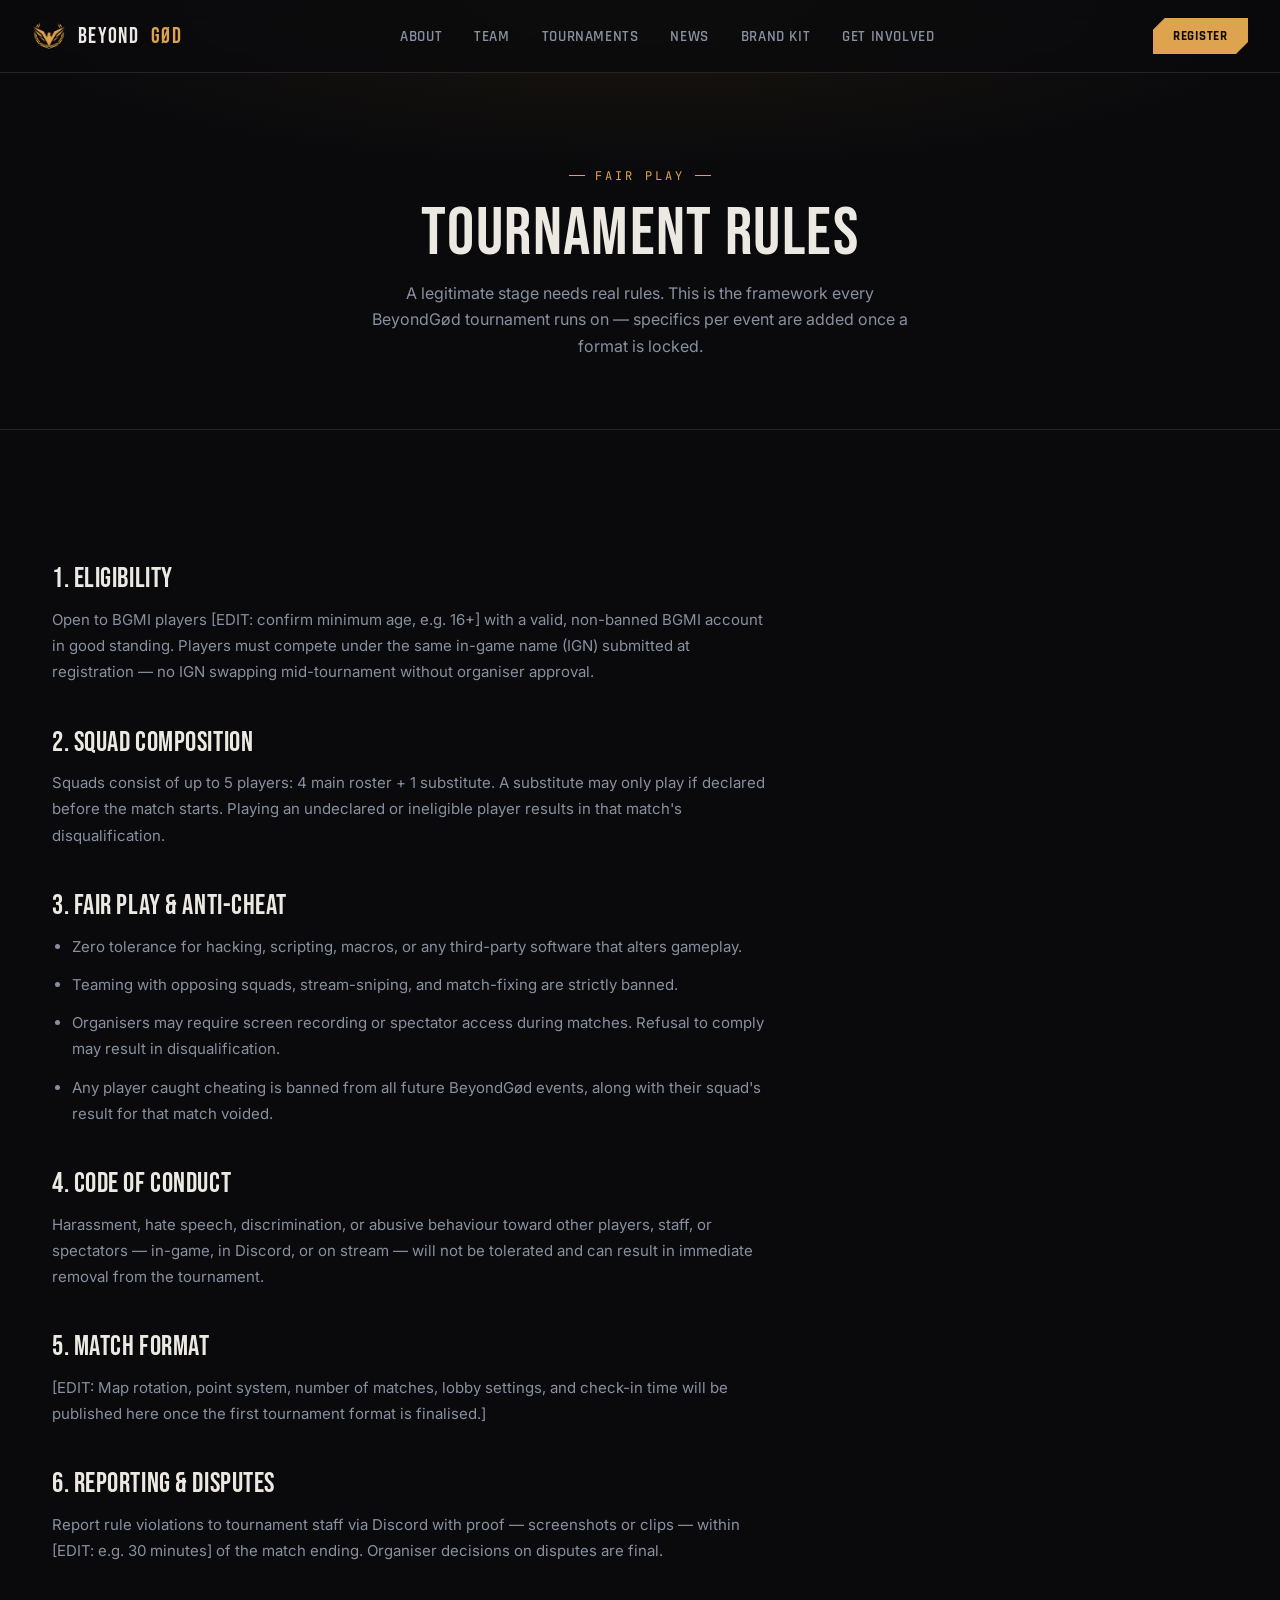
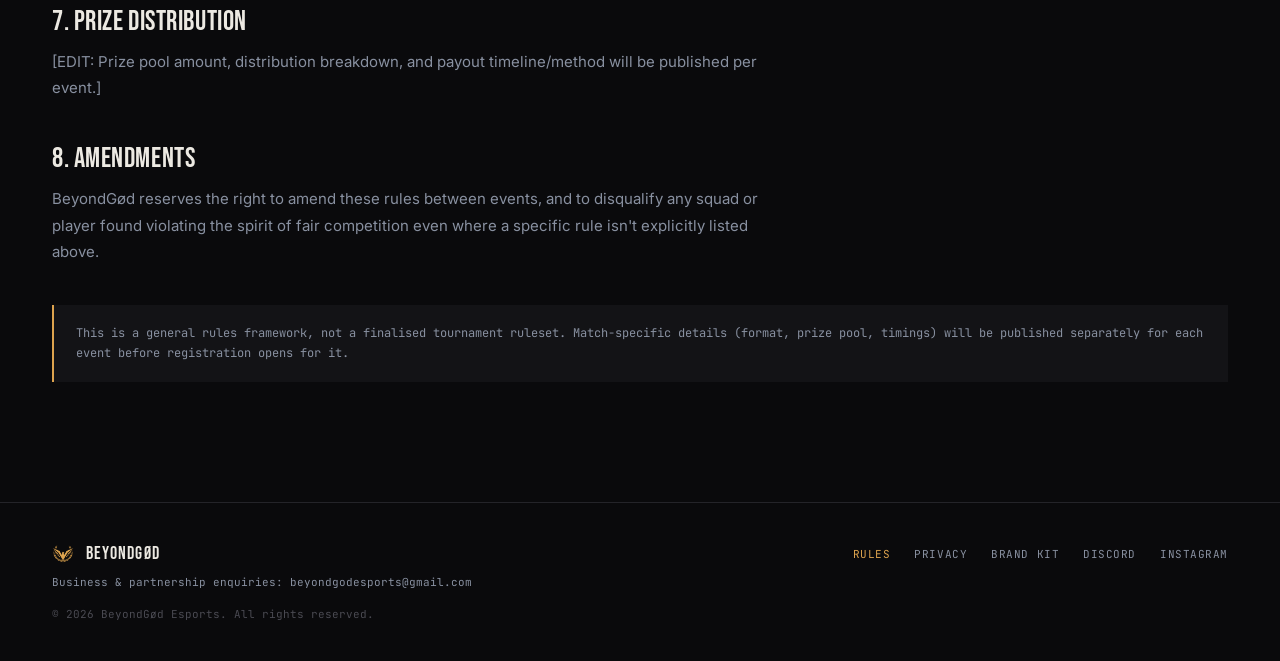
<file: rules.html>
<!DOCTYPE html>
<html lang="en">
<head>
<meta charset="UTF-8">
<meta name="viewport" content="width=device-width, initial-scale=1.0">
<title>Tournament Rules & Fair Play — BeyondGød Esports</title>
<meta name="description" content="Eligibility, fair play policy, and code of conduct for BeyondGød-hosted BGMI tournaments.">

<meta property="og:type" content="website">
<meta property="og:site_name" content="BeyondGød Esports">
<meta property="og:title" content="Tournament Rules & Fair Play — BeyondGød Esports">
<meta property="og:image" content="https://beyondgod-esports.vercel.app/assets/og-image.png">
<meta property="og:url" content="https://beyondgod-esports.vercel.app/rules.html">
<meta name="twitter:card" content="summary_large_image">
<meta name="twitter:image" content="https://beyondgod-esports.vercel.app/assets/og-image.png">

<link rel="icon" type="image/png" href="assets/favicon.png">
<link rel="preconnect" href="https://fonts.googleapis.com">
<link href="https://fonts.googleapis.com/css2?family=Bebas+Neue&family=Rajdhani:wght@500;600;700&family=Inter:wght@400;500;600;700&family=JetBrains+Mono:wght@400;600&display=swap" rel="stylesheet">
<link rel="stylesheet" href="assets/style.css">
</head>
<body>

<nav>
  <div class="brand"><img src="assets/logo-icon.png" alt="BeyondGød mark"> BEYOND<span style="color:var(--gold)">GØD</span></div>
  <div class="navlinks">
    <a href="index.html#about">About</a>
    <a href="index.html#team">Team</a>
    <a href="tournaments.html">Tournaments</a>
    <a href="news.html">News</a>
    <a href="brandkit.html">Brand Kit</a>
    <a href="index.html#join">Get Involved</a>
  </div>
  <div class="navcta"><a href="register.html" class="btn btn-gold" style="padding:10px 20px;font-size:13px;">Register</a></div>
  <button class="nav-toggle" id="navToggle" aria-label="Menu"><span></span><span></span><span></span></button>
</nav>

<div class="sidebar-overlay" id="sidebarOverlay"></div>
<aside class="sidebar" id="sidebar">
  <button class="sidebar-close" id="sidebarClose" aria-label="Close menu">&times;</button>
  <div class="sidebar-links">
    <a href="index.html#about">About</a>
    <a href="index.html#team">Team</a>
    <a href="tournaments.html">Tournaments</a>
    <a href="news.html">News</a>
    <a href="brandkit.html">Brand Kit</a>
    <a href="register.html">Register</a>
    <a href="index.html#join">Get Involved</a>
  </div>
  <div class="sidebar-cta">
    <a href="https://discord.gg/T3pD7KSBwG" target="_blank" rel="noopener" class="btn btn-gold">Join Discord</a>
  </div>
</aside>

<div class="page-header">
  <div class="wrap">
    <div class="eyebrow">Fair Play</div>
    <h1 class="h2" style="font-size:clamp(40px,7vw,68px);">Tournament Rules</h1>
    <p class="lede">A legitimate stage needs real rules. This is the framework every BeyondGød tournament runs on — specifics per event are added once a format is locked.</p>
  </div>
</div>

<section>
  <div class="wrap">
    <div class="prose">
      <h2>1. Eligibility</h2>
      <p>Open to BGMI players [EDIT: confirm minimum age, e.g. 16+] with a valid, non-banned BGMI account in good standing. Players must compete under the same in-game name (IGN) submitted at registration — no IGN swapping mid-tournament without organiser approval.</p>

      <h2>2. Squad Composition</h2>
      <p>Squads consist of up to 5 players: 4 main roster + 1 substitute. A substitute may only play if declared before the match starts. Playing an undeclared or ineligible player results in that match's disqualification.</p>

      <h2>3. Fair Play & Anti-Cheat</h2>
      <ul>
        <li>Zero tolerance for hacking, scripting, macros, or any third-party software that alters gameplay.</li>
        <li>Teaming with opposing squads, stream-sniping, and match-fixing are strictly banned.</li>
        <li>Organisers may require screen recording or spectator access during matches. Refusal to comply may result in disqualification.</li>
        <li>Any player caught cheating is banned from all future BeyondGød events, along with their squad's result for that match voided.</li>
      </ul>

      <h2>4. Code of Conduct</h2>
      <p>Harassment, hate speech, discrimination, or abusive behaviour toward other players, staff, or spectators — in-game, in Discord, or on stream — will not be tolerated and can result in immediate removal from the tournament.</p>

      <h2>5. Match Format</h2>
      <p>[EDIT: Map rotation, point system, number of matches, lobby settings, and check-in time will be published here once the first tournament format is finalised.]</p>

      <h2>6. Reporting & Disputes</h2>
      <p>Report rule violations to tournament staff via Discord with proof — screenshots or clips — within [EDIT: e.g. 30 minutes] of the match ending. Organiser decisions on disputes are final.</p>

      <h2>7. Prize Distribution</h2>
      <p>[EDIT: Prize pool amount, distribution breakdown, and payout timeline/method will be published per event.]</p>

      <h2>8. Amendments</h2>
      <p>BeyondGød reserves the right to amend these rules between events, and to disqualify any squad or player found violating the spirit of fair competition even where a specific rule isn't explicitly listed above.</p>
    </div>

    <div class="disclaimer-box">
      This is a general rules framework, not a finalised tournament ruleset. Match-specific details (format, prize pool, timings) will be published separately for each event before registration opens for it.
    </div>
  </div>
</section>

<footer>
  <div class="wrap foot-row">
    <div class="brand"><img src="assets/logo-icon.png" style="width:22px;height:22px;" alt=""> BEYONDGØD</div>
    <div class="foot-links">
      <a href="rules.html" class="active" style="color:var(--gold);">Rules</a>
      <a href="privacy.html">Privacy</a>
      <a href="brandkit.html">Brand Kit</a>
      <a href="https://discord.gg/T3pD7KSBwG" target="_blank" rel="noopener">Discord</a>
      <a href="https://www.instagram.com/beyondgod.in/" target="_blank" rel="noopener">Instagram</a>
    </div>
  </div>
  <div class="wrap">
    <div class="foot-contact">Business & partnership enquiries: <a href="mailto:beyondgodesports@gmail.com">beyondgodesports@gmail.com</a></div>
    <div class="foot-note">© 2026 BeyondGød Esports. All rights reserved.</div>
  </div>
</footer>

<script src="assets/nav.js"></script>

</body>
</html>
</file>
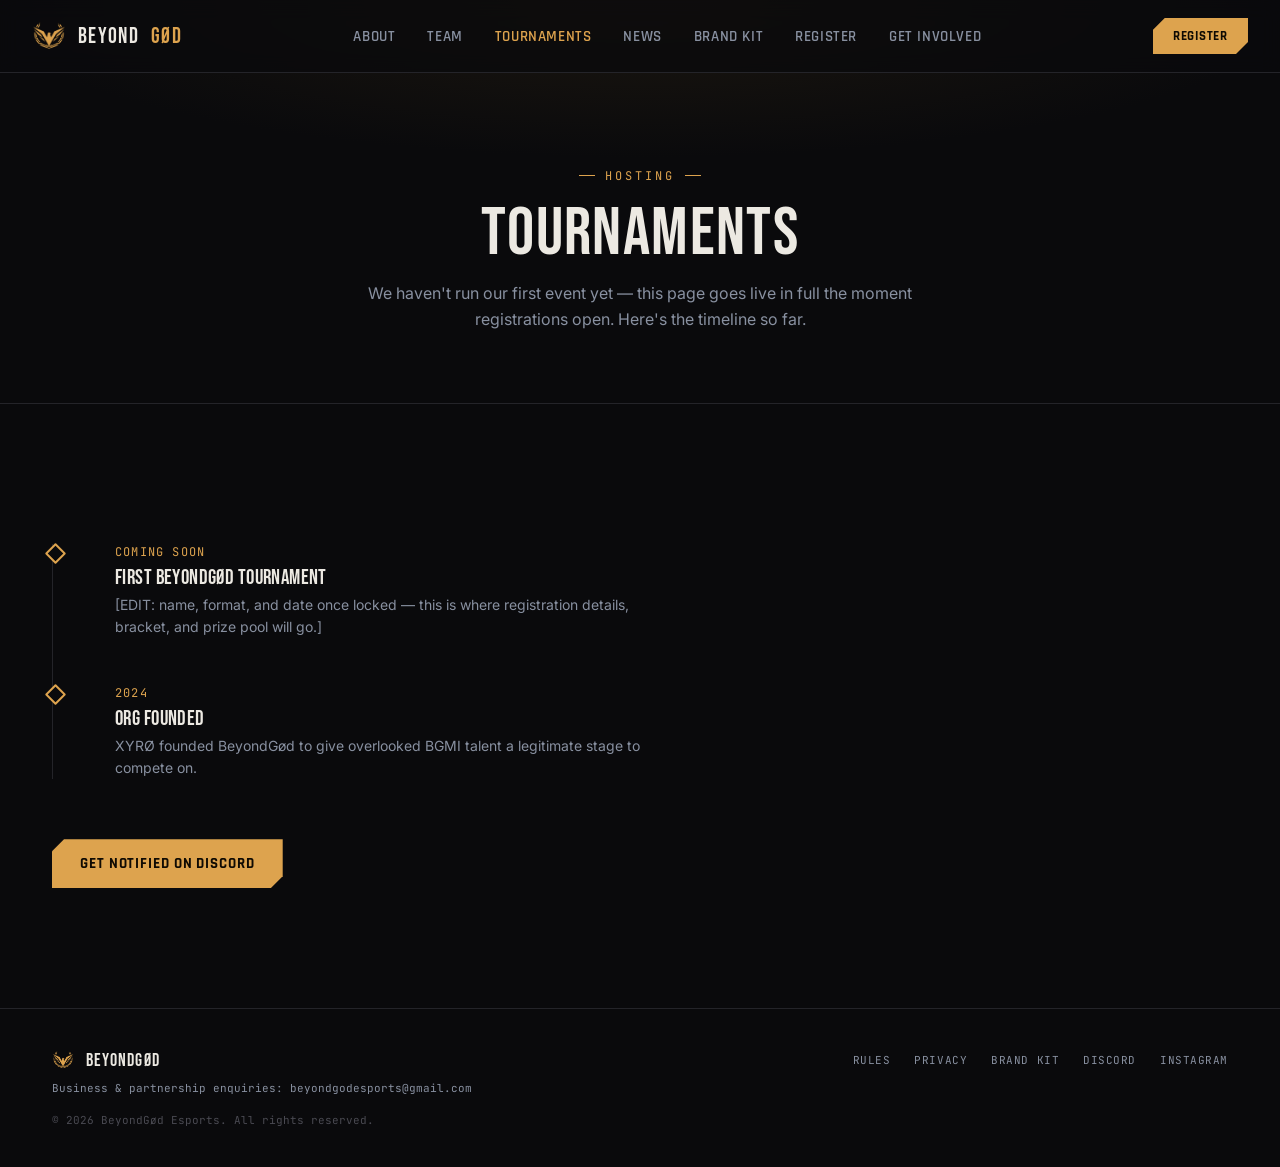
<file: tournaments.html>
<!DOCTYPE html>
<html lang="en">
<head>
<meta charset="UTF-8">
<meta name="viewport" content="width=device-width, initial-scale=1.0">
<title>Tournaments — BeyondGød Esports</title>
<meta name="description" content="BGMI tournaments hosted by BeyondGød Esports. First event details go live here once locked.">

<meta property="og:type" content="website">
<meta property="og:site_name" content="BeyondGød Esports">
<meta property="og:title" content="Tournaments — BeyondGød Esports">
<meta property="og:description" content="BGMI tournaments hosted by BeyondGød Esports.">
<meta property="og:image" content="https://beyondgod-esports.vercel.app/assets/og-image.png">
<meta property="og:url" content="https://beyondgod-esports.vercel.app/tournaments.html">

<meta name="twitter:card" content="summary_large_image">
<meta name="twitter:title" content="Tournaments — BeyondGød Esports">
<meta name="twitter:image" content="https://beyondgod-esports.vercel.app/assets/og-image.png">

<link rel="icon" type="image/png" href="assets/favicon.png">
<link rel="preconnect" href="https://fonts.googleapis.com">
<link href="https://fonts.googleapis.com/css2?family=Bebas+Neue&family=Rajdhani:wght@500;600;700&family=Inter:wght@400;500;600;700&family=JetBrains+Mono:wght@400;600&display=swap" rel="stylesheet">
<link rel="stylesheet" href="assets/style.css">
</head>
<body>

<nav>
  <div class="brand"><img src="assets/logo-icon.png" alt="BeyondGød mark"> BEYOND<span style="color:var(--gold)">GØD</span></div>
  <div class="navlinks">
    <a href="index.html#about">About</a>
    <a href="index.html#team">Team</a>
    <a href="tournaments.html" class="active">Tournaments</a>
    <a href="news.html">News</a>
    <a href="brandkit.html">Brand Kit</a>
    <a href="register.html">Register</a>
    <a href="index.html#join">Get Involved</a>
  </div>
  <div class="navcta"><a href="register.html" class="btn btn-gold" style="padding:10px 20px;font-size:13px;">Register</a></div>
  <button class="nav-toggle" id="navToggle" aria-label="Menu"><span></span><span></span><span></span></button>
</nav>

<div class="sidebar-overlay" id="sidebarOverlay"></div>
<aside class="sidebar" id="sidebar">
  <button class="sidebar-close" id="sidebarClose" aria-label="Close menu">&times;</button>
  <div class="sidebar-links">
    <a href="index.html#about">About</a>
    <a href="index.html#team">Team</a>
    <a href="tournaments.html" class="active">Tournaments</a>
    <a href="news.html">News</a>
    <a href="brandkit.html">Brand Kit</a>
    <a href="register.html">Register</a>
    <a href="index.html#join">Get Involved</a>
  </div>
  <div class="sidebar-cta">
    <a href="https://discord.gg/T3pD7KSBwG" target="_blank" rel="noopener" class="btn btn-gold">Join Discord</a>
  </div>
</aside>

<div class="page-header">
  <div class="wrap">
    <div class="eyebrow">Hosting</div>
    <h1 class="h2" style="font-size:clamp(40px,7vw,68px);">Tournaments</h1>
    <p class="lede">We haven't run our first event yet — this page goes live in full the moment registrations open. Here's the timeline so far.</p>
  </div>
</div>

<section>
  <div class="wrap">
    <div class="timeline">
      <div class="tl-item"><div class="date">Coming Soon</div><h3>First BeyondGød Tournament</h3><p>[EDIT: name, format, and date once locked — this is where registration details, bracket, and prize pool will go.]</p></div>
      <div class="tl-item"><div class="date">2024</div><h3>Org Founded</h3><p>XYRØ founded BeyondGød to give overlooked BGMI talent a legitimate stage to compete on.</p></div>
    </div>
    <div style="margin-top:60px;">
      <a href="https://discord.gg/T3pD7KSBwG" target="_blank" rel="noopener" class="btn btn-gold">Get Notified on Discord</a>
    </div>
  </div>
</section>

<footer>
  <div class="wrap foot-row">
    <div class="brand"><img src="assets/logo-icon.png" style="width:22px;height:22px;" alt=""> BEYONDGØD</div>
    <div class="foot-links">
      <a href="rules.html">Rules</a>
      <a href="privacy.html">Privacy</a>
      <a href="brandkit.html">Brand Kit</a>
      <a href="https://discord.gg/T3pD7KSBwG" target="_blank" rel="noopener">Discord</a>
      <a href="https://www.instagram.com/beyondgod.in/" target="_blank" rel="noopener">Instagram</a>
    </div>
  </div>
  <div class="wrap"><div class="foot-contact">Business & partnership enquiries: <a href="mailto:beyondgodesports@gmail.com">beyondgodesports@gmail.com</a></div></div>
  <div class="wrap"><div class="foot-note">© 2026 BeyondGød Esports. All rights reserved.</div></div>
</footer>

<script src="assets/nav.js"></script>

</body>
</html>
</file>
<file: assets/style.css>
:root{
  --void:#0a0a0c;
  --panel:#131316;
  --panel-2:#1a1a1f;
  --line:#242429;
  --gold:#dda34e;
  --gold-bright:#f2c46a;
  --steel:#8890a0;
  --bone:#ece9e2;
  --blood:#c1382e;
}
*{margin:0;padding:0;box-sizing:border-box;}
html{scroll-behavior:smooth;}
body{
  background:var(--void);
  color:var(--bone);
  font-family:'Inter',sans-serif;
  overflow-x:hidden;
}
::selection{background:var(--gold);color:#0a0a0c;}
a{color:inherit;text-decoration:none;}
img{max-width:100%;display:block;}
.wrap{max-width:1240px;margin:0 auto;padding:0 32px;}
.eyebrow{
  font-family:'JetBrains Mono',monospace;
  font-size:12px;
  letter-spacing:.25em;
  text-transform:uppercase;
  color:var(--gold);
  display:inline-flex;
  align-items:center;
  gap:10px;
  margin-bottom:18px;
}
.eyebrow::before,.eyebrow::after{content:'';width:16px;height:1px;background:var(--gold);}
h1,h2,h3{font-family:'Bebas Neue',sans-serif;font-weight:400;letter-spacing:.02em;line-height:.95;}
.h2{font-size:clamp(34px,5vw,58px);color:var(--bone);margin-bottom:14px;}
.lede{font-size:16px;color:var(--steel);max-width:560px;line-height:1.65;}
.btn{
  display:inline-flex;align-items:center;gap:10px;
  font-family:'Rajdhani',sans-serif;font-weight:700;font-size:15px;letter-spacing:.06em;text-transform:uppercase;
  padding:15px 28px;
  clip-path:polygon(12px 0,100% 0,100% calc(100% - 12px),calc(100% - 12px) 100%,0 100%,0 12px);
  transition:transform .18s ease, background .18s ease;
  cursor:pointer;border:none;
}
.btn:hover{transform:translateY(-2px);}
.btn-gold{background:var(--gold);color:#100b03;}
.btn-gold:hover{background:var(--gold-bright);}
.btn-ghost{background:transparent;color:var(--bone);border:1px solid var(--line);}
.btn-ghost:hover{border-color:var(--gold);color:var(--gold);}

/* NAV */
nav{
  position:fixed;top:0;left:0;right:0;z-index:100;
  display:flex;align-items:center;justify-content:space-between;
  padding:18px 32px;
  background:rgba(10,10,12,.75);backdrop-filter:blur(10px);
  border-bottom:1px solid var(--line);
}
.brand{display:flex;align-items:center;gap:12px;font-family:'Bebas Neue';font-size:22px;letter-spacing:.06em;}
.brand img{width:34px;height:34px;}
.navlinks{display:none;gap:32px;font-family:'Rajdhani';font-weight:600;font-size:15px;letter-spacing:.04em;text-transform:uppercase;}
.navlinks a{color:var(--steel);transition:color .15s;}
.navlinks a:hover,.navlinks a.active{color:var(--gold);}
.navcta{display:none;}
@media(min-width:840px){.navcta{display:block;} .navlinks{display:flex;}}

/* MOBILE SIDEBAR */
.nav-toggle{
  display:flex;flex-direction:column;justify-content:center;align-items:center;gap:5px;
  width:40px;height:40px;background:transparent;border:1px solid var(--line);cursor:pointer;padding:0;
}
.nav-toggle span{display:block;width:18px;height:2px;background:var(--bone);transition:.2s ease;}
.nav-toggle.open span:nth-child(1){transform:translateY(7px) rotate(45deg);}
.nav-toggle.open span:nth-child(2){opacity:0;}
.nav-toggle.open span:nth-child(3){transform:translateY(-7px) rotate(-45deg);}
@media(min-width:840px){.nav-toggle{display:none;}}

.sidebar-overlay{
  position:fixed;inset:0;background:rgba(0,0,0,.65);z-index:150;
  opacity:0;pointer-events:none;transition:opacity .25s ease;
}
.sidebar-overlay.open{opacity:1;pointer-events:auto;}

.sidebar{
  position:fixed;top:0;right:0;bottom:0;width:min(300px,78vw);
  background:var(--panel-2);border-left:1px solid var(--line);
  z-index:200;transform:translateX(100%);transition:transform .3s ease;
  display:flex;flex-direction:column;padding:20px 26px 26px;
}
.sidebar.open{transform:translateX(0);}
.sidebar-close{align-self:flex-end;background:transparent;border:none;color:var(--steel);font-size:30px;cursor:pointer;line-height:1;padding:4px 8px;}
.sidebar-links{display:flex;flex-direction:column;margin-top:12px;}
.sidebar-links a{
  font-family:'Rajdhani';font-weight:700;font-size:21px;letter-spacing:.03em;text-transform:uppercase;
  color:var(--bone);padding:17px 2px;border-bottom:1px solid var(--line);
}
.sidebar-links a:hover,.sidebar-links a.active{color:var(--gold);}
.sidebar-cta{margin-top:auto;display:flex;flex-direction:column;gap:12px;padding-top:24px;}
.sidebar-cta .btn{justify-content:center;}
@media(min-width:840px){.nav-toggle,.sidebar,.sidebar-overlay{display:none;}}

/* PAGE HEADER (sub-pages) */
.page-header{
  padding:160px 24px 70px;text-align:center;
  background:radial-gradient(ellipse 80% 60% at 50% 0%, #1c1710 0%, var(--void) 65%);
  border-bottom:1px solid var(--line);
}
.page-header .eyebrow{justify-content:center;}
.page-header .lede{margin:0 auto;text-align:center;}

/* HERO (home only) */
.hero{
  position:relative;min-height:100svh;display:flex;align-items:center;justify-content:center;text-align:center;
  padding:140px 24px 100px;overflow:hidden;
  background:radial-gradient(ellipse 80% 60% at 50% 20%, #1c1710 0%, var(--void) 65%);
}
.hero-mark{
  position:absolute;top:50%;left:50%;transform:translate(-50%,-46%);
  width:min(1100px,140vw);opacity:.10;filter:drop-shadow(0 0 60px rgba(221,163,78,.15));
  pointer-events:none;
}
.hero-content{position:relative;z-index:2;}
.hero h1{
  font-size:clamp(64px,13vw,150px);
  color:var(--bone);
  text-shadow:0 0 60px rgba(221,163,78,.25);
}
.hero h1 span{color:var(--gold);}
.hero .sub{
  font-family:'Rajdhani';font-weight:600;font-size:clamp(14px,2vw,19px);letter-spacing:.32em;text-transform:uppercase;
  color:var(--steel);margin-top:6px;
}
.hero p.lede{margin:26px auto 38px;text-align:center;font-size:17px;}
.hero-ctas{display:flex;gap:16px;justify-content:center;flex-wrap:wrap;}
.scroll-cue{
  position:absolute;bottom:34px;left:50%;transform:translateX(-50%);
  font-family:'JetBrains Mono';font-size:11px;letter-spacing:.2em;color:var(--steel);
  display:flex;flex-direction:column;align-items:center;gap:8px;
}
.scroll-cue::after{content:'';width:1px;height:34px;background:linear-gradient(var(--gold),transparent);animation:scrolldrop 1.8s ease-in-out infinite;}
@keyframes scrolldrop{0%{opacity:0;transform:scaleY(0);transform-origin:top;}50%{opacity:1;transform:scaleY(1);}100%{opacity:0;transform:scaleY(1);}}

/* TICKER */
.ticker-bar{
  border-top:1px solid var(--line);border-bottom:1px solid var(--line);
  background:var(--panel);padding:22px 0;overflow:hidden;position:relative;
}
.ticker-track{display:flex;gap:64px;white-space:nowrap;animation:tickerscroll 26s linear infinite;width:max-content;}
.ticker-track span{font-family:'Rajdhani';font-weight:700;font-size:16px;letter-spacing:.05em;color:var(--steel);text-transform:uppercase;}
.ticker-track span b{color:var(--gold);font-family:'JetBrains Mono';margin-right:8px;}
@keyframes tickerscroll{from{transform:translateX(0);}to{transform:translateX(-50%);}}

section{padding:120px 0;}
.section-head{display:flex;justify-content:space-between;align-items:flex-end;flex-wrap:wrap;gap:24px;margin-bottom:56px;}

/* ABOUT */
.about-grid{display:grid;grid-template-columns:1fr;gap:48px;}
@media(min-width:900px){.about-grid{grid-template-columns:1.1fr .9fr;gap:80px;}}
.pillars{display:grid;gap:1px;background:var(--line);border:1px solid var(--line);margin-top:36px;}
.pillar{background:var(--panel);padding:24px 26px;}
.pillar b{font-family:'Rajdhani';font-weight:700;color:var(--gold);font-size:13px;letter-spacing:.1em;text-transform:uppercase;display:block;margin-bottom:6px;}
.pillar p{color:var(--steel);font-size:14px;line-height:1.6;}
.about-card{
  background:var(--panel);border:1px solid var(--line);padding:38px;
  clip-path:polygon(24px 0,100% 0,100% calc(100% - 24px),calc(100% - 24px) 100%,0 100%,0 24px);
}
.about-card .stat-row{display:flex;justify-content:space-between;padding:16px 0;border-bottom:1px solid var(--line);}
.about-card .stat-row:last-child{border-bottom:none;}
.about-card .stat-row span:first-child{color:var(--steel);font-family:'Rajdhani';font-weight:600;font-size:14px;letter-spacing:.05em;text-transform:uppercase;}
.about-card .stat-row span:last-child{font-family:'JetBrains Mono';font-weight:600;color:var(--bone);}

/* TEAM */
.roster-grid{display:grid;grid-template-columns:repeat(auto-fit,minmax(220px,1fr));gap:20px;}
.player-card{
  background:linear-gradient(180deg,var(--panel-2),var(--panel));
  border:1px solid var(--line);position:relative;overflow:hidden;
  clip-path:polygon(0 0,100% 0,100% calc(100% - 20px),calc(100% - 20px) 100%,0 100%);
  transition:border-color .2s ease, transform .2s ease;
}
.player-card:hover{border-color:var(--gold);transform:translateY(-4px);}
.player-photo{
  aspect-ratio:4/5;background:linear-gradient(160deg,#1e1a12,#0d0d0f 70%);
  display:flex;align-items:center;justify-content:center;position:relative;
}
.player-photo::before{
  content:'';position:absolute;inset:0;
  background:repeating-linear-gradient(115deg,rgba(221,163,78,.05) 0 2px,transparent 2px 26px);
}
.role-tag{
  position:absolute;top:14px;left:14px;
  font-family:'JetBrains Mono';font-size:10px;letter-spacing:.12em;text-transform:uppercase;
  background:rgba(10,10,12,.8);color:var(--gold);padding:5px 10px;border:1px solid var(--line);
}
.player-info{padding:18px 20px 22px;}
.player-info .ign{font-family:'Bebas Neue';font-size:26px;letter-spacing:.03em;color:var(--bone);}
.player-info .ign small{display:block;font-family:'JetBrains Mono';font-size:10px;letter-spacing:.1em;color:var(--steel);text-transform:none;margin-top:4px;}
.placeholder-note{font-family:'JetBrains Mono';font-size:10px;color:var(--blood);letter-spacing:.06em;text-transform:uppercase;margin-top:8px;opacity:.85;}

/* TIMELINE */
.timeline{position:relative;margin-top:20px;padding-left:32px;border-left:1px solid var(--line);}
.tl-item{position:relative;padding:0 0 46px 30px;}
.tl-item:last-child{padding-bottom:0;}
.tl-item::before{content:'';position:absolute;left:-37px;top:2px;width:11px;height:11px;background:var(--void);border:2px solid var(--gold);border-radius:1px;transform:rotate(45deg);}
.tl-item .date{font-family:'JetBrains Mono';font-size:12px;color:var(--gold);letter-spacing:.1em;text-transform:uppercase;}
.tl-item h3{font-family:'Bebas Neue';font-size:21px;color:var(--bone);letter-spacing:.02em;margin:8px 0 6px;}
.tl-item p{color:var(--steel);font-size:14px;max-width:560px;line-height:1.6;}

/* NEWS */
.news-grid{display:grid;grid-template-columns:repeat(auto-fit,minmax(280px,1fr));gap:24px;}
.news-card{background:var(--panel);border:1px solid var(--line);}
.news-thumb{aspect-ratio:16/9;background:linear-gradient(135deg,#1a150c,#0c0c0e);display:flex;align-items:center;justify-content:center;border-bottom:1px solid var(--line);}
.news-thumb span{font-family:'JetBrains Mono';font-size:11px;color:var(--steel);letter-spacing:.1em;}
.news-body{padding:22px;}
.news-tag{font-family:'JetBrains Mono';font-size:10px;color:var(--gold);letter-spacing:.1em;text-transform:uppercase;}
.news-body h3{font-family:'Bebas Neue';font-size:24px;color:var(--bone);margin:10px 0 8px;}
.news-body p{color:var(--steel);font-size:14px;line-height:1.6;}

/* SPONSORS */
.sponsor-strip{display:flex;flex-wrap:wrap;gap:1px;background:var(--line);border:1px solid var(--line);}
.sponsor-slot{flex:1 1 180px;background:var(--panel);min-height:100px;display:flex;align-items:center;justify-content:center;font-family:'JetBrains Mono';font-size:11px;color:var(--steel);letter-spacing:.1em;text-transform:uppercase;text-align:center;padding:16px;}

/* BRAND KIT */
.brandkit-page{background:var(--panel);}
.kit-grid{display:grid;grid-template-columns:repeat(auto-fit,minmax(260px,1fr));gap:1px;background:var(--line);border:1px solid var(--line);margin-top:48px;}
.kit-card{background:var(--void);padding:0;}
.kit-preview{aspect-ratio:1/1;display:flex;align-items:center;justify-content:center;padding:40px;}
.kit-preview img{width:70%;}
.kit-preview.bg-dark{background:#0a0a0c;}
.kit-preview.bg-light{background:#f2f0ea;}
.kit-preview.bg-gold{background:#151109;}
.kit-meta{padding:20px 24px 26px;border-top:1px solid var(--line);}
.kit-meta .name{font-family:'Rajdhani';font-weight:700;font-size:15px;letter-spacing:.05em;text-transform:uppercase;color:var(--bone);}
.kit-meta .fmt{font-family:'JetBrains Mono';font-size:11px;color:var(--steel);margin:6px 0 16px;}
.kit-dl{
  display:flex;align-items:center;justify-content:center;gap:8px;width:100%;
  font-family:'Rajdhani';font-weight:700;font-size:13px;letter-spacing:.08em;text-transform:uppercase;
  background:transparent;border:1px solid var(--line);color:var(--bone);padding:11px;cursor:pointer;transition:.15s;
}
.kit-dl:hover{border-color:var(--gold);color:var(--gold);}
.kit-guidelines{margin-top:40px;display:grid;grid-template-columns:repeat(auto-fit,minmax(220px,1fr));gap:24px;}
.kit-guidelines .g-item{border-left:2px solid var(--gold);padding-left:16px;}
.kit-guidelines .g-item b{font-family:'Rajdhani';font-size:13px;letter-spacing:.08em;text-transform:uppercase;color:var(--bone);display:block;margin-bottom:4px;}
.kit-guidelines .g-item p{color:var(--steel);font-size:13px;line-height:1.55;}
.dl-all{margin-top:32px;}

/* JOIN */
.join{
  background:linear-gradient(160deg,#171009,var(--void) 60%);
  text-align:center;padding:130px 24px;
}
.join h2{font-size:clamp(36px,6vw,68px);}
.join .lede{margin:18px auto 34px;text-align:center;}
.social-row{display:flex;gap:16px;justify-content:center;flex-wrap:wrap;margin-top:36px;}
.social-chip{
  font-family:'JetBrains Mono';font-size:12px;letter-spacing:.08em;text-transform:uppercase;
  border:1px solid var(--line);padding:12px 22px;color:var(--steel);transition:.15s;
}
.social-chip:hover{border-color:var(--gold);color:var(--gold);}

/* FORMS */
.form-wrap{max-width:640px;margin-top:40px;}
.field{margin-bottom:20px;}
.form-row-2{display:grid;grid-template-columns:1fr;gap:20px;}
@media(min-width:640px){.form-row-2{grid-template-columns:1fr 1fr;}}
.field label{display:block;font-family:'Rajdhani';font-weight:600;font-size:13px;letter-spacing:.08em;text-transform:uppercase;color:var(--steel);margin-bottom:8px;}
.field input,.field select,.field textarea{
  width:100%;background:var(--panel);border:1px solid var(--line);color:var(--bone);
  padding:14px 16px;font-family:'Inter';font-size:15px;transition:border-color .15s;
}
.field input:focus,.field select:focus,.field textarea:focus{outline:none;border-color:var(--gold);}
.field textarea{resize:vertical;min-height:100px;}
.field-check{display:flex;align-items:flex-start;gap:10px;font-size:13px;color:var(--steel);line-height:1.55;margin:28px 0;}
.field-check input{width:auto;margin-top:3px;}
.field-check a{color:var(--gold);}
.form-submit-note{font-family:'JetBrains Mono';font-size:11px;color:var(--steel);margin-top:24px;line-height:1.7;}

/* PROSE (rules / privacy) */
.prose{max-width:720px;margin-top:16px;}
.prose h2{font-family:'Bebas Neue';font-size:28px;color:var(--bone);margin:44px 0 14px;letter-spacing:.02em;}
.prose h2:first-of-type{margin-top:0;}
.prose p,.prose li{color:var(--steel);font-size:15px;line-height:1.75;margin-bottom:12px;}
.prose ul{padding-left:20px;}
.prose strong{color:var(--bone);}
.disclaimer-box{
  border-left:2px solid var(--gold);background:var(--panel);padding:18px 22px;margin-top:40px;
  font-family:'JetBrains Mono';font-size:12px;color:var(--steel);line-height:1.7;
}

/* FOOTER CONTACT */
.foot-contact{font-family:'JetBrains Mono';font-size:11px;color:var(--steel);margin-top:10px;}
.foot-contact a:hover{color:var(--gold);}

footer{border-top:1px solid var(--line);padding:40px 0;}
.foot-row{display:flex;justify-content:space-between;align-items:center;flex-wrap:wrap;gap:16px;}
.foot-row .brand{font-size:18px;}
.foot-links{display:flex;gap:24px;font-family:'JetBrains Mono';font-size:11px;color:var(--steel);letter-spacing:.05em;text-transform:uppercase;}
.foot-links a:hover{color:var(--gold);}
.foot-note{font-family:'JetBrains Mono';font-size:11px;color:#4a4a52;margin-top:18px;}

@media(max-width:600px){
  section{padding:80px 0;}
  .wrap{padding:0 20px;}
}
</file>
